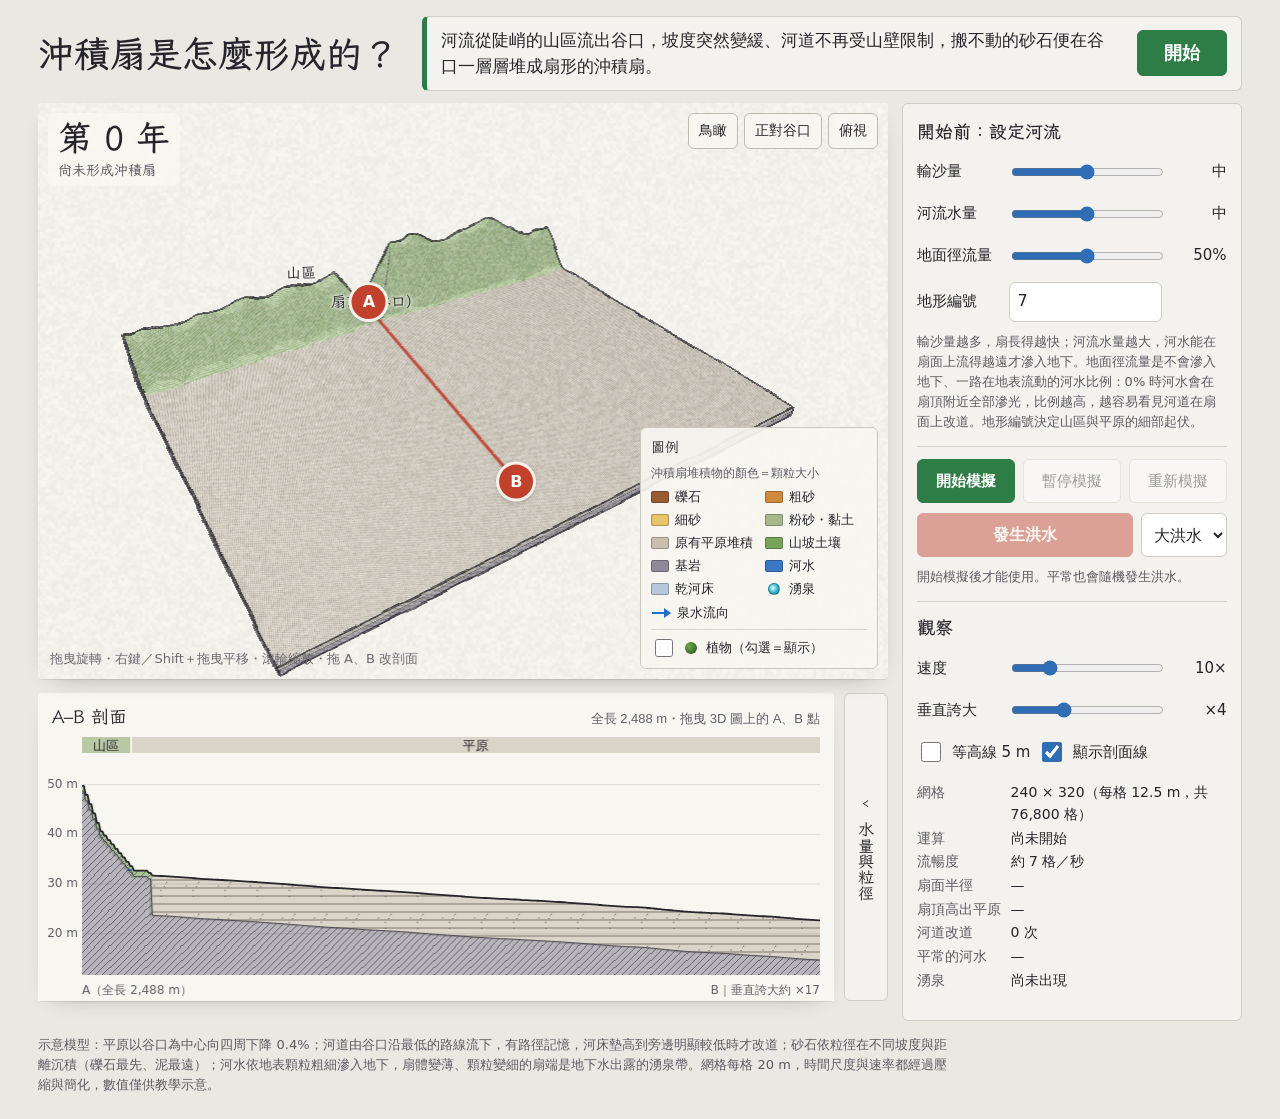
<file: alluvialfan.html>
<!DOCTYPE html>
<html lang="zh-Hant">
<head>
<meta charset="utf-8">
<meta name="viewport" content="width=device-width, initial-scale=1">
<title>沖積扇形成沙盒（320×240）</title>
<link rel="preconnect" href="https://fonts.googleapis.com">
<link rel="preconnect" href="https://fonts.gstatic.com" crossorigin>
<link href="https://fonts.googleapis.com/css2?family=LXGW+WenKai+TC:wght@400;700&display=swap" rel="stylesheet">
<style>
/* VOICE: 地理課本旁的野外筆記本——安靜、清楚、讓老師一按就能講。
   IDEA: 課本的「沖積扇塊體圖」被畫在色鉛筆素描紙上，而且會長大。
   PICTURE: 可旋轉的 3D 山麓與沖積扇＋可自由拉的 A–B 剖面＋沿河道的水量與粒徑圖。
   COLOUR and TYPE: 素描紙白、石墨灰、河水藍；礫石到泥由深褐漸變到淡綠灰。標題與圖上標註用霞鶩文楷，介面用系統黑體。
   LAYOUT: 與河階沙盒相同：上方大塊體圖＋右側控制欄；下方 A–B 剖面，水量圖收在側邊抽屜。 */
:root{color-scheme:light dark;
  --bg:light-dark(#e9e8e3,#17181c);--ink:light-dark(#26252b,#ecebe6);--muted:light-dark(#5c5b63,#a9a8b0);
  --paper:#f8f6f0;--paper-ink:#26252b;--line:light-dark(#cfcdc5,#33343b);--panel:light-dark(#f3f2ee,#202127);
  --river:#2f6db5;--accent:#c2412d;--go:#2f7d46}
:root[data-theme=light]{color-scheme:light}:root[data-theme=dark]{color-scheme:dark}
*{box-sizing:border-box;min-width:0}
body{margin:0;background:var(--bg);color:var(--ink);font:16px/1.55 "PingFang TC","Microsoft JhengHei","Noto Sans TC",system-ui,sans-serif;overflow-x:clip}
.hand{font-family:"LXGW WenKai TC","Kaiti TC","BiauKai","DFKai-SB",serif}
header{padding:16px max(3vw,14px) 12px;display:grid;grid-template-columns:auto minmax(0,1fr);align-items:center;gap:10px 24px}
h1{margin:0;font-size:clamp(26px,3.2vw,36px);line-height:1.1;font-weight:700;text-wrap:balance}
.wrap{padding:0 max(3vw,14px) 24px;display:grid;gap:14px}
.top{display:grid;grid-template-columns:minmax(0,1fr) 340px;grid-template-rows:auto 1fr;grid-template-areas:"view side" "secs side";gap:14px;align-items:start}
.left{display:contents}.view{grid-area:view}aside{grid-area:side}.secs{grid-area:secs}
.view{position:relative;height:clamp(380px,64vh,760px);background:var(--paper);border-radius:4px;box-shadow:0 1px 0 rgba(0,0,0,.08),0 8px 24px -16px rgba(0,0,0,.45);overflow:hidden;touch-action:none}
.view canvas{position:absolute;inset:0;width:100%;height:100%;display:block;cursor:grab}
.view canvas:active{cursor:grabbing}
.tag{position:absolute;left:0;top:0;pointer-events:none;color:var(--paper-ink);font-size:15px;white-space:nowrap;transform:translate(-50%,-120%);text-shadow:0 0 3px var(--paper),0 0 3px var(--paper),0 0 6px var(--paper)}
.hint{position:absolute;left:12px;bottom:10px;font-size:13px;color:#6b6a72;pointer-events:none}
.clock{position:absolute;left:10px;top:10px;color:var(--paper-ink);pointer-events:none;line-height:1.25;background:rgba(248,246,240,.88);border-radius:6px;padding:4px 10px 6px}
.clock b{display:block;font-size:clamp(24px,3vw,34px);font-weight:700}
.clock span{font-size:14px;color:#55545c}
.views{position:absolute;right:10px;top:10px;display:flex;gap:6px;flex-wrap:wrap;justify-content:flex-end}
.views button{min-height:36px;padding:4px 10px;font-size:14px;background:rgba(248,246,240,.92);color:var(--paper-ink);border:1px solid #bdbab0}
.nogl{position:absolute;inset:0;display:none;place-items:center;padding:24px;text-align:center;color:var(--paper-ink)}
aside{background:var(--panel);border:1px solid var(--line);border-radius:6px;padding:14px;display:grid;gap:14px}
.stage{background:var(--panel);border:1px solid var(--line);border-left:5px solid var(--river);border-radius:6px;padding:10px 14px;display:flex;align-items:center;gap:16px;min-height:72px}
.stage .txt{flex:1 1 auto}
.stage.intro{border-left-color:var(--go)}
.stage.intro p{font-size:17px}
button.go{background:var(--go);border-color:var(--go);color:#fff;font-weight:700;font-size:18px;padding:8px 26px;flex:none}
.stage h2{margin:0 0 2px;font-size:21px;line-height:1.2}
.stage p{margin:0;font-size:16px;max-width:80ch}
.stage.incise{border-color:var(--accent)}
.row{display:flex;gap:8px;flex-wrap:wrap;align-items:center}
button{font:inherit;min-height:44px;padding:6px 14px;border-radius:6px;border:1px solid var(--line);background:light-dark(#fff,#2a2b31);color:var(--ink);cursor:pointer}
button:hover{border-color:var(--muted)}
button:focus-visible,input:focus-visible,select:focus-visible{outline:3px solid var(--river);outline-offset:2px}
button.primary{background:var(--accent);border-color:var(--accent);color:#fff;font-weight:700;flex:1 1 auto}
button.primary:disabled{opacity:.45;cursor:not-allowed}
button.start{background:var(--go);border-color:var(--go);color:#fff;font-weight:700}
button.start.cont{background:var(--river);border-color:var(--river)}
@keyframes flash{0%,100%{box-shadow:none}30%{box-shadow:0 0 0 4px color-mix(in srgb,var(--go) 45%,transparent)}}
.grp.flash{animation:flash 1.4s ease-out 1;border-radius:6px}
@media(prefers-reduced-motion:reduce){.grp.flash{animation:none}}
button:disabled{opacity:.42;cursor:not-allowed}
.three{display:grid;grid-template-columns:repeat(3,minmax(0,1fr));gap:8px}
.three button{padding:6px 4px;font-size:15px}
.grp{display:grid;gap:10px}
.grp+.grp{border-top:1px solid var(--line);padding-top:12px}
.grp h3{margin:0;font-size:18px;font-weight:700}
.plan{margin:0;font-size:13px;color:var(--muted)}
.grp:not(.locked) .lockmsg{display:none}
.grp.locked h3{color:var(--muted)}
input:disabled{opacity:.5;cursor:not-allowed}
input[type=number]{font:inherit;font-size:16px;min-height:40px;width:100%;padding:4px 8px;border-radius:6px;border:1px solid var(--line);background:light-dark(#fff,#2a2b31);color:var(--ink)}
label.ctl{display:grid;grid-template-columns:5.6em minmax(0,1fr) 3.8em;align-items:center;gap:8px;font-size:15px}
label.ctl output{text-align:right;font-variant-numeric:tabular-nums;white-space:nowrap}
input[type=range]{width:100%;accent-color:var(--river);height:28px}
label.chk{display:flex;gap:8px;align-items:center;font-size:15px;min-height:32px}
input[type=checkbox]{width:20px;height:20px;accent-color:var(--river)}
select{font:inherit;font-size:16px;min-height:44px;padding:4px 8px;border-radius:6px;border:1px solid var(--line);background:light-dark(#fff,#2a2b31);color:var(--ink)}
.facts{display:grid;grid-template-columns:auto 1fr;gap:2px 10px;font-size:14px;margin:0}
.facts dt{color:var(--muted)}.facts dd{margin:0;font-variant-numeric:tabular-nums}
.lgbox{position:absolute;right:10px;bottom:10px;max-width:min(320px,calc(100% - 20px));background:rgba(248,246,240,.93);border:1px solid #c9c6bc;border-radius:6px;padding:6px 10px 8px;color:var(--paper-ink);font-size:13px}
.lgbox summary{cursor:pointer;font-size:14px;min-height:28px;display:flex;align-items:center;gap:6px}
.lgbox[open] summary{margin-bottom:2px}
.legend{display:grid;grid-template-columns:repeat(2,minmax(0,1fr));gap:3px 12px;font-size:13px;list-style:none;margin:0;padding:0}
.legend li{display:flex;gap:6px;align-items:center}
.legend i{width:18px;height:12px;border-radius:2px;flex:none;border:1px solid rgba(0,0,0,.25)}
.ptog{display:flex;align-items:center;gap:6px;margin-top:6px;padding-top:6px;border-top:1px solid #d6d3ca;font-size:13px;min-height:30px;cursor:pointer}
.ptog input{width:18px;height:18px;accent-color:#2f7d46}
.ptog i.dot,.legend i.dot{width:12px;height:12px;border-radius:50%;background:radial-gradient(circle at 35% 35%,#6fa64a,#24521f);margin:0 3px}
.hdl{position:absolute;left:0;top:0;width:34px;height:34px;margin:-17px 0 0 -17px;border-radius:50%;background:#c2412d;color:#fff;font:700 16px/34px system-ui,sans-serif;text-align:center;box-shadow:0 0 0 3px rgba(248,246,240,.95),0 2px 6px rgba(0,0,0,.35);cursor:grab;touch-action:none;user-select:none;z-index:3}
.hdl:active{cursor:grabbing}
.hdl:focus-visible{outline:3px solid var(--river);outline-offset:3px}
.lgh{margin:0 0 4px;font-size:12px;color:#5c5b63}
.log{font-size:13px;color:var(--muted);margin:0;padding-left:1.1em;max-height:6.6em;overflow:auto}
.secs{display:flex;gap:10px;align-items:stretch}
.secs>figure{flex:1 1 auto}
.drawer{display:flex;gap:10px;flex:none}
.dtab{writing-mode:vertical-rl;min-width:44px;padding:12px 6px;font-size:16px;display:flex;align-items:center;justify-content:center;gap:8px;background:var(--panel);border:1px solid var(--line);border-radius:6px;color:var(--ink)}
.dtab .ar{writing-mode:horizontal-tb;font-size:14px}
.drawer figure{width:min(420px,38vw)}
.drawer figure[hidden]{display:none}
figure{margin:0;background:var(--paper);border-radius:4px;box-shadow:0 1px 0 rgba(0,0,0,.08),0 8px 24px -18px rgba(0,0,0,.45);color:var(--paper-ink)}
figure .fig{position:relative;height:270px}
figure canvas{position:absolute;inset:0;width:100%;height:100%}
figcaption{padding:10px 14px 0;font-size:18px;display:flex;justify-content:space-between;gap:10px;flex-wrap:wrap;align-items:baseline}
figcaption small{font-family:"PingFang TC","Microsoft JhengHei",sans-serif;font-size:13px;color:#615f68}
.note{font-size:13px;color:var(--muted);max-width:110ch;margin:0}
@media(max-width:960px){.top{grid-template-columns:minmax(0,1fr);grid-template-rows:none;grid-template-areas:"view" "side" "secs"}.secs{flex-direction:column}.drawer{flex-direction:column}.dtab{writing-mode:horizontal-tb;min-height:44px;width:100%}.drawer figure{width:100%}}
@media(max-width:760px){header{grid-template-columns:minmax(0,1fr)}.stage{flex-wrap:wrap}}
@media(max-width:600px){.view{height:58vh}.views button{min-height:34px;padding:2px 8px;font-size:13px}}

.hdl{position:absolute;left:0;top:0;width:34px;height:34px;margin:-17px 0 0 -17px;border-radius:50%;background:#c2412d;color:#fff;font:700 16px/34px system-ui,sans-serif;text-align:center;box-shadow:0 0 0 3px rgba(248,246,240,.95),0 2px 6px rgba(0,0,0,.35);cursor:grab;touch-action:none;user-select:none;z-index:3}
.hdl:active{cursor:grabbing}
.hdl:focus-visible{outline:3px solid var(--river);outline-offset:3px}
.legend i.spr{width:12px;height:12px;border-radius:50%;background:radial-gradient(circle at 40% 40%,#e9fbff,#2bb3c9 55%,#1f6f8c);margin:0 3px}
.sarr{position:absolute;left:0;top:0;height:16px;transform-origin:0 50%;pointer-events:none}
.sarr svg{display:block;overflow:visible}
.legend i.arr{width:20px;height:12px;border:0;background:none;position:relative}
.legend i.arr::before{content:'';position:absolute;left:1px;right:6px;top:5px;height:2px;background:#1f6fd0}
.legend i.arr::after{content:'';position:absolute;right:0;top:1px;border-left:7px solid #1f6fd0;border-top:5px solid transparent;border-bottom:5px solid transparent}
.flowkey{display:flex;gap:14px;flex-wrap:wrap;font-size:12px;color:#5c5b63;padding:2px 14px 0}
.flowkey i{display:inline-block;width:14px;height:8px;margin-right:4px;vertical-align:middle;border-radius:2px}
</style>
</head>
<body>
<header>
  <h1 class="hand">沖積扇是怎麼形成的？</h1>
  <div class="stage intro" id="stage" aria-live="polite">
    <div class="txt"><h2 class="hand" id="stageT" hidden></h2><p id="stageP">河流從陡峭的山區流出谷口，坡度突然變緩、河道不再受山壁限制，搬不動的砂石便在谷口一層層堆成扇形的沖積扇。</p></div>
    <button class="go" id="go">開始</button>
  </div>
</header>
<div class="wrap">
  <div class="top">
    <div class="left">
    <div class="view" id="view">
      <canvas id="gl" aria-label="山麓與沖積扇的 3D 塊體圖，可拖曳旋轉、平移"></canvas>
      <div class="clock hand"><b id="clockYear">第 0 年</b><span id="clockSub">扇面半徑 0 m</span></div>
      <div class="views" role="group" aria-label="視角">
        <button data-view="bird">鳥瞰</button><button data-view="face">正對谷口</button><button data-view="top">俯視</button>
      </div>
      <div class="tag hand" id="tagMtn">山區</div>
      <div class="tag hand" id="tagApex">扇頂（谷口）</div>
      <div class="tag hand" id="tagMid">扇央</div>
      <div class="tag hand" id="tagToe">扇端</div>
      <div class="tag hand" id="tagSpr">湧泉帶</div>
      <div id="arrows" aria-hidden="true"></div>
      <div class="hdl" id="hA" tabindex="0" role="slider" aria-label="剖面線端點 A，可拖曳">A</div>
      <div class="hdl" id="hB" tabindex="0" role="slider" aria-label="剖面線端點 B，可拖曳">B</div>
      <div class="hint">拖曳旋轉・右鍵／Shift＋拖曳平移・滾輪縮放・拖 A、B 改剖面</div>
      <details class="lgbox" id="lgbox" open><summary class="hand">圖例</summary><p class="lgh">沖積扇堆積物的顏色＝顆粒大小</p><ul class="legend" id="legend"></ul><label class="ptog"><input type="checkbox" id="plantOn"><i class="dot"></i>植物（勾選＝顯示）</label></details>
      <div class="nogl" id="nogl">這台裝置的瀏覽器不支援 WebGL2，3D 圖無法顯示；下方的剖面圖仍會正常演化。</div>
    </div>
    <div class="secs">
      <figure>
        <figcaption class="hand">A–B 剖面<small id="secInfo">拖曳 3D 圖上的 A、B 點</small></figcaption>
        <div class="fig"><canvas id="sec" aria-label="沿 A–B 線的地形剖面"></canvas></div>
      </figure>
      <div class="drawer">
        <button class="dtab hand" id="dtab" aria-expanded="false" aria-controls="lonFig"><span class="ar" id="dtabAr">‹</span>水量與粒徑</button>
        <figure id="lonFig" hidden>
          <figcaption class="hand">沿主流路：河水量與顆粒大小<small>由扇頂往下游</small></figcaption>
          <div class="flowkey"><span><i style="background:#3a78c6"></i>地表河水量</span><span><i style="background:#9a5b34;height:3px"></i>河床顆粒大小</span></div>
          <div class="fig"><canvas id="lon" aria-label="沿主流路的河水量與顆粒大小"></canvas></div>
        </figure>
      </div>
    </div>
    </div>
    <aside>
      <section class="grp" id="setupBox">
        <h3 class="hand">開始前：設定河流</h3>
        <label class="ctl">輸沙量<input type="range" id="supply" min="1" max="3" step="1" value="2"><output id="supplyO">中</output></label>
        <label class="ctl">河流水量<input type="range" id="flow" min="1" max="3" step="1" value="2"><output id="flowO">中</output></label>
        <label class="ctl">地面徑流量<input type="range" id="runoff" min="0" max="100" step="10" value="50"><output id="runoffO">50%</output></label>
        <label class="ctl">地形編號<input type="number" id="seed" min="1" max="999" value="7" inputmode="numeric"><output></output></label>
        <p class="plan">輸沙量越多，扇長得越快；河流水量越大，河水能在扇面上流得越遠才滲入地下。地面徑流量是不會滲入地下、一路在地表流動的河水比例：0% 時河水會在扇頂附近全部滲光，比例越高，越容易看見河道在扇面上改道。地形編號決定山區與平原的細部起伏。</p>
        <p class="plan lockmsg">模擬中已鎖定。按「重新模擬」可回到這一步重新設定。</p>
      </section>
      <section class="grp">
        <div class="three">
          <button class="start" id="start">開始模擬</button><button id="pause" disabled>暫停模擬</button><button id="restart" disabled>重新模擬</button>
        </div>
        <div class="row">
          <button class="primary" id="flood">發生洪水</button>
          <select id="floodAmt" aria-label="洪水規模"><option value="3.5">中洪水</option><option value="6" selected>大洪水</option></select>
        </div>
        <p class="plan" id="floodNote"></p>
      </section>
      <section class="grp">
        <h3 class="hand">觀察</h3>
        <label class="ctl">速度<input type="range" id="speed" min="1" max="40" value="10"><output id="speedO">10×</output></label>
        <label class="ctl">垂直誇大<input type="range" id="ex" min="1" max="10" value="4"><output id="exO">×4</output></label>
        <div class="row">
          <label class="chk"><input type="checkbox" id="contour">等高線 5 m</label>
          <label class="chk"><input type="checkbox" id="lineOn" checked>顯示剖面線</label>
        </div>
      </section>
      <dl class="facts">
        <dt>網格</dt><dd id="fGrid"></dd>
        <dt>運算</dt><dd id="fCpu"></dd>
        <dt>流暢度</dt><dd id="fFps">—</dd>
        <dt>扇面半徑</dt><dd id="fR">—</dd>
        <dt>扇頂高出平原</dt><dd id="fH">—</dd>
        <dt>河道改道</dt><dd id="fAv">0 次</dd>
        <dt>平常的河水</dt><dd id="fWet">—</dd>
        <dt>湧泉</dt><dd id="fSpr">—</dd>
      </dl>
      <ol class="log" id="log" aria-label="事件紀錄"></ol>
    </aside>
  </div>
  <p class="note">示意模型：平原以谷口為中心向四周下降 0.4%；河道由谷口沿最低的路線流下，有路徑記憶，河床墊高到旁邊明顯較低時才改道；砂石依粒徑在不同坡度與距離沉積（礫石最先、泥最遠）；河水依地表顆粒粗細滲入地下，扇體變薄、顆粒變細的扇端是地下水出露的湧泉帶。網格每格 20 m，時間尺度與速率都經過壓縮與簡化，數值僅供教學示意。</p>
</div>
<script>
{
// 沖積扇模擬核心：山區峽谷 → 谷口 → 平原。
// 每一步：河道由峽谷沿最低路徑流出谷口（有路徑記憶，墊高到旁邊明顯較低時才改道）；
// 砂石沿河道依粒徑分選堆積（礫石最先沉、泥最遠）；河水依地表粒徑滲入地下；
// 扇端扇體變薄、顆粒變細處，地下水出露成湧泉。
// 單位：水平以格為單位（1 格 = DX 公尺，預設 20 m；與尺度有關的參數都以公尺換算），高程公尺，時間年。
function createFanSim(seed, opt) {
  opt = opt || {};
  const NX = opt.NX || 200, NY = opt.NY || 176, N = NX * NY;
  const DX = opt.DX || 20, F = 20 / DX, SC = DX / 20, K = 12, DT = 5; // F：每 20 m 有幾格
  const SUPPLY = opt.supply || 1, FLOW = opt.flow || 1;
  const ROFF = opt.runoff == null ? 0.5 : opt.runoff; // 地面徑流量：不會滲入地下的河水比例
  const XM = opt.XM || Math.round(46 * F); // 山麓線（谷口）位置
  const SP = 0.004, ZM0 = 32;          // 平原以谷口為中心向四周的坡度、谷口處平原高程
  const SM = 0.07;                     // 峽谷河床坡度
  const MAT_PLAIN = 6, MAT_SOIL = 8, MAT_ROCK = 15;
  const SK = [0.045, 0.026, 0.011, 0.0032];    // 各粒徑可堆積的臨界坡度：礫石、粗砂、細砂、粉砂黏土
  const LK = [200, 450, 750, 1800];           // 各粒徑沉降距離 (m)
  const RK = [1.6, 2.0, 2.6, 3.2].map(r => r * F); // 側向散布半徑 (cell)
  const FK = [0.35, 0.30, 0.20, 0.15];        // 輸沙組成
  const KINF = [0.05, 0.03, 0.012, 0.004, 0.005, 0, 0.005, 0, 0.005].map(v => v / F); // 每格滲漏量（佔平常流量的比例，原以 20 m 一格訂定）
  const STEP_VOL = 45 * F * F;         // 每步輸沙量（格·公尺）：約 18,000 m³
  const CH = 0.5;                      // 河槽深 (m)

  // ---------- 亂數 ----------
  let s0 = seed >>> 0;
  function rnd() { s0 = (s0 + 0x6D2B79F5) >>> 0; let t = s0; t = Math.imul(t ^ (t >>> 15), t | 1); t ^= t + Math.imul(t ^ (t >>> 7), t | 61); return ((t ^ (t >>> 14)) >>> 0) / 4294967296; }
  const PERM = new Float32Array(4096); for (let i = 0; i < 4096; i++) PERM[i] = rnd() * 2 - 1;
  function lat(i, j) { return PERM[(((i * 73856093) ^ (j * 19349663)) >>> 0) & 4095]; }
  function vnoise(x, y) {
    const i = Math.floor(x), j = Math.floor(y), fx = x - i, fy = y - j;
    const u = fx * fx * (3 - 2 * fx), v = fy * fy * (3 - 2 * fy);
    const a = lat(i, j), b = lat(i + 1, j), c = lat(i, j + 1), d = lat(i + 1, j + 1);
    return a + (b - a) * u + (c - a) * v + (a - b - c + d) * u * v;
  }
  function fbm(x, y, o) { let s = 0, a = 0.5, f = 1; for (let k = 0; k < (o || 4); k++) { s += a * vnoise(x * f + 17.3 * k, y * f - 9.1 * k); a *= 0.5; f *= 2; } return s; }
  const hash = c => { let h = (c * 2654435761) ^ (seed * 97); h = Math.imul(h ^ (h >>> 13), 1274126177); return ((h ^ (h >>> 16)) >>> 0) / 4294967296; };

  // ---------- 網格 ----------
  const rock = new Float32Array(N), surf = new Float32Array(N), base0 = new Float32Array(N);
  const lt = new Float32Array(N * K), lm = new Uint8Array(N * K), ln = new Uint8Array(N);
  const water = new Float32Array(N), flag = new Uint8Array(N); // flag: 1 有水河道 2 乾河床 3 湧泉 4 泉水小溪
  const depA = new Float32Array(N), depG = new Float32Array(N), stamp = new Int32Array(N), prevMark = new Int32Array(N), wetMark = new Int32Array(N);
  const rn = new Float32Array(N);
  for (let c = 0; c < N; c++) rn[c] = rnd();
  let stampId = 1, prevId = 0;

  function deposit(c, a, m, absorb) { // absorb：薄於此厚度就併入最上層，不另開新層
    if (!(a > 0)) return;
    const b = c * K, n = ln[c];
    if (n > 0 && (lm[b + n - 1] === m || (absorb && a < absorb && lm[b + n - 1] <= 3))) lt[b + n - 1] += a;
    else if (n < K) { lm[b + n] = m; lt[b + n] = a; ln[c] = n + 1; }
    else { // 堆疊已滿：保留最底的原有地層，把最薄的一對相鄰層合併
      let j = 1, best = 1e9; for (let q = 1; q < K - 1; q++) { const t = lt[b + q] + lt[b + q + 1] + (lm[b + q] === lm[b + q + 1] ? -1e3 : 0); if (t < best) { best = t; j = q; } }
      if (lt[b + j + 1] > lt[b + j]) lm[b + j] = lm[b + j + 1]; lt[b + j] += lt[b + j + 1];
      for (let k = j + 1; k < K - 1; k++) { lt[b + k] = lt[b + k + 1]; lm[b + k] = lm[b + k + 1]; }
      lm[b + K - 1] = m; lt[b + K - 1] = a;
    }
    surf[c] += a;
  }
  function erode(c, a) {
    if (!(a > 0)) return;
    const b = c * K; let r = a;
    while (r > 0 && ln[c] > 0) { const t = b + ln[c] - 1; if (lt[t] > r + 1e-4) { lt[t] -= r; r = 0; } else { r -= lt[t]; lt[t] = 0; ln[c]--; } }
    if (r > 0) rock[c] -= r;
    surf[c] -= a; if (ln[c] === 0) surf[c] = rock[c];
  }
  function topMat(c) { const b = c * K; for (let k = ln[c] - 1; k >= 0; k--) if (lt[b + k] >= 0.1) return lm[b + k]; return MAT_ROCK; }
  function topRaw(c) { return ln[c] ? lm[c * K + ln[c] - 1] : MAT_ROCK; }

  // ---------- 初始地形 ----------
  const ycan = x => NY / 2 + 5 * F * fbm(x * 0.04 / F, 2.3, 2);
  const xfront = y => XM + 2.5 * F * fbm(y * 0.05 / F, 7.7, 3);
  const APX = XM, APY = Math.round(ycan(XM));
  // 平原：以谷口為中心，向四周均勻下降 0.4%
  const zpl = (x, y) => ZM0 - SP * Math.hypot(x - APX, y - APY) * DX + 0.35 * fbm(x * 0.07 / F, y * 0.07 / F, 3);
  const zMouth = zpl(XM, APY) + 0.8;
  for (let y = 0; y < NY; y++) for (let x = 0; x < NX; x++) {
    const c = y * NX + x, zp = zpl(x, y);
    rock[c] = zp - 8; surf[c] = rock[c]; ln[c] = 0; deposit(c, 8, MAT_PLAIN);
    const xf = xfront(y);
    if (x < xf + 4 * F) {
      const u = Math.min(1, (xf + 4 * F - x) / (16 * F)), sm = u * u * (3 - 2 * u);
      const zm = zp + sm * (95 + 70 * fbm(x * 0.025 / F, y * 0.025 / F, 4)) + Math.max(0, xf - x) * DX * 0.05 * sm;
      const xc = Math.min(x, XM), dy = Math.abs(y - ycan(xc));
      const zc = zMouth + SM * Math.max(0, XM - x) * DX + (dy <= 1.2 * F ? 0 : (dy - 1.2 * F) * DX * 0.42);
      const top = Math.min(zm, x <= XM + 4 * F ? zc : 1e9);
      if (top > zp + 0.3) { rock[c] = top - 1.2; ln[c] = 0; surf[c] = rock[c]; deposit(c, 1.2, MAT_SOIL); }
    }
    base0[c] = surf[c];
  }
  const START = (() => { const x = Math.max(1, XM - Math.round(14 * F)); return Math.round(ycan(x)) * NX + x; })();

  // ---------- 植物 ----------
  const PS = Math.max(2, Math.round(2 * F)), pNX = Math.floor(NX / PS), pNY = Math.floor(NY / PS), PN = pNX * pNY;
  const plantX = new Float32Array(PN), plantY = new Float32Array(PN), plantCell = new Int32Array(PN);
  const plantWet = new Float32Array(PN), plantDelay = new Float32Array(PN), plantSize = new Float32Array(PN);
  const cellPlant = new Int32Array(N).fill(-1);
  for (let j = 0; j < pNY; j++) for (let i = 0; i < pNX; i++) {
    const k = j * pNX + i;
    plantX[k] = Math.min(NX - 1.01, i * PS + 0.5 + rnd() * (PS - 1)); plantY[k] = Math.min(NY - 1.01, j * PS + 0.5 + rnd() * (PS - 1));
    plantCell[k] = Math.round(plantY[k]) * NX + Math.round(plantX[k]); cellPlant[plantCell[k]] = k;
    plantSize[k] = rnd() < 0.35 ? (0.9 + rnd() * 0.6) * F : 0; // 密度較低，讓顆粒顏色看得見
    plantWet[k] = -5; plantDelay[k] = 30 + 70 * rnd();
  }
  const PLANT_QUIET = 5;
  const KR = Math.max(1, Math.round(F));
  function killPlant(c) { // 河水沖過或被砂石掩埋
    for (let dy = -KR; dy <= KR; dy++) for (let dx = -KR; dx <= KR; dx++) {
      const x = (c % NX) + dx, y = ((c / NX) | 0) + dy; if (x < 0 || y < 0 || x >= NX || y >= NY) continue;
      const k = cellPlant[y * NX + x]; if (k < 0) continue;
      if (plantWet[k] < year - DT - 0.1) plantDelay[k] = 30 + 70 * rnd();
      plantWet[k] = year;
    }
  }

  // ---------- 狀態 ----------
  let year = 0, step = 0, avulsions = 0, floods = 0, floodNext = 0, lastFlood = -1e9, lastQ = 1;
  let path = [], pathQ = [], pathS = [], wetEnd = 0, exitOut = false, rechargeAvg = 0, infFrac = 0;
  let fanR = 0, apexH = 0, springs = [], springArrows = [], springQ = 0, infEnd = 0;
  const events = [];
  const W8 = [[1, 0], [1, 1], [0, 1], [-1, 1], [-1, 0], [-1, -1], [0, -1], [1, -1]];
  const kern = RK.map(r => { const R = Math.ceil(r * 1.5), a = []; let s = 0; for (let dy = -R; dy <= R; dy++) for (let dx = -R; dx <= R; dx++) { const w = Math.exp(-(dx * dx + dy * dy) / (2 * r * r)); if (w > 0.05) { a.push([dx, dy, w]); s += w; } } a.forEach(e => e[2] /= s); return a; });
  const lobeK = (() => { const r = 3.5 * F, R = Math.ceil(6 * F), a = []; let s = 0; for (let dy = -R; dy <= R; dy++) for (let dx = -R; dx <= R; dx++) { const w = Math.exp(-(dx * dx + dy * dy) / (2 * r * r)); if (w > 0.05) { a.push([dx, dy, w]); s += w; } } a.forEach(e => e[2] /= s); return a; })();
  const touched = [];
  function addDep(o, a, k) { if (stamp[o] !== stampId) { stamp[o] = stampId; depA[o] = 0; depG[o] = 0; touched.push(o); } depA[o] += a; depG[o] += a * k; }
  function spread(c, amt, k, K2) {
    const x = c % NX, y = (c / NX) | 0;
    for (const [dx, dy, w] of (K2 || kern[k])) {
      const xx = x + dx, yy = y + dy; if (xx < 0 || yy < 0 || xx >= NX || yy >= NY) continue;
      const o = yy * NX + xx;
      if (surf[o] > surf[c] + 3) continue; // 不往山坡上堆
      addDep(o, amt * w, k);
    }
  }
  const wtmp = new Float32Array(256), otmp = new Int32Array(256);
  function spreadAt(px, py, zc, amt, k, r) { // 以平滑後的流路位置為中心，高斯散布
    const R = Math.ceil(r * 1.8), x0 = Math.round(px), y0 = Math.round(py); let n = 0, tot = 0;
    for (let dy = -R; dy <= R; dy++) for (let dx = -R; dx <= R; dx++) {
      const xx = x0 + dx, yy = y0 + dy; if (xx < 0 || yy < 0 || xx >= NX || yy >= NY) continue;
      const o = yy * NX + xx; if (surf[o] > zc + 3) continue;
      const d2 = (xx - px) * (xx - px) + (yy - py) * (yy - py), w = Math.exp(-d2 / (2 * r * r)); if (w < 0.03) continue;
      wtmp[n] = w; otmp[n] = o; tot += w; n++;
    }
    for (let q = 0; q < n; q++) addDep(otmp[q], amt * wtmp[q] / tot, k);
  }

  const candA = new Int32Array(8), scoA = new Float64Array(8), wA = new Float64Array(8);
  function trace(B) {
    const p = []; const vis = ++stampId; // 用 stamp 當作走訪記號（之後 spread 會換新 stampId）
    let c = START, dx0 = 1, dy0 = 0; exitOut = false;
    for (let it = 0; it < 900 * F; it++) {
      p.push(c); stamp[c] = vis;
      const x = c % NX, y = (c / NX) | 0;
      if (x === NX - 1 || y === 0 || y === NY - 1) { exitOut = true; break; }
      let best = -1, bs = 1e9, nc = 0;
      for (const [dx, dy] of W8) {
        const xx = x + dx, yy = y + dy; if (xx < 0 || yy < 0 || xx >= NX || yy >= NY) continue;
        const o = yy * NX + xx; if (stamp[o] === vis) continue;
        const len = dx && dy ? 1.4142 : 1, dot = (dx * dx0 + dy * dy0) / len;
        if (dot < -0.1) continue;
        const sc = (surf[o] - surf[c]) / len - (prevMark[o] === prevId ? B * SC : 0) + 0.04 * SC * (1 - dot);
        candA[nc] = o; scoA[nc] = sc; nc++; if (sc < bs) { bs = sc; best = o; }
      }
      if (best < 0) break;
      { // 依分數做機率選擇，讓流路自然蜿蜒、不沿網格直線
        let tot = 0; const T = 0.035 * SC; for (let q = 0; q < nc; q++) { wA[q] = Math.exp(-(scoA[q] - bs) / T); tot += wA[q]; }
        let r = rnd() * tot; for (let q = 0; q < nc; q++) { r -= wA[q]; if (r <= 0) { best = candA[q]; break; } }
      }
      if (surf[best] > surf[c] + 1.2) break; // 前方是高地：在此漫流堆積成朵狀堆積
      const bx = best % NX - x, by = ((best / NX) | 0) - y, bl = Math.hypot(bx, by);
      dx0 = 0.6 * dx0 + 0.4 * bx / bl; dy0 = 0.6 * dy0 + 0.4 * by / bl; const l2 = Math.hypot(dx0, dy0); dx0 /= l2; dy0 /= l2;
      c = best;
    }
    return p;
  }

  function stepOnce() {
    // 洪水：隨機發生，或由使用者觸發
    let Qm = 1, flood = false;
    if (floodNext > 0) { Qm = floodNext; floodNext = 0; flood = true; }
    else if (rnd() < 0.1) { Qm = 2.5 + 2.5 * rnd(); flood = true; }
    if (flood) { floods++; lastFlood = year; }
    lastQ = Qm;
    const B = flood ? 0.07 : 0.22;
    const old = path;
    path = trace(B);
    // 改道判斷：新路徑在谷口下游與舊路徑分岔，且分岔後大部分不再重疊
    if (old.length > 20 * F) {
      let i = 0; while (i < path.length && i < old.length && path[i] === old[i]) i++;
      const oldSet = prevId; let shared = 0;
      for (let j = i; j < path.length; j++) if (prevMark[path[j]] === oldSet) shared++;
      const rest = path.length - i;
      const xi = path[Math.min(i, path.length - 1)] % NX;
      const dAv = Math.hypot(xi - APX, ((path[Math.min(i, path.length - 1)] / NX) | 0) - APY) * DX;
      if (rest > 15 * F && shared / rest < 0.35 && xi > XM && dAv <= Math.max(300, fanR * 1.05)) { avulsions++; events.push({ year, type: 'avulsion', d: dAv, flood }); } // 只計扇面上的改道
    }
    prevId++; for (const c of path) prevMark[c] = prevId;

    // 砂石沿河道依粒徑分選堆積
    stampId++; touched.length = 0;
    const M = FK.map(f => f * STEP_VOL * SUPPLY * (flood ? 2 : 1));
    const n = path.length;
    pathQ = new Array(n); pathS = new Array(n);
    const spx = new Float32Array(n), spy = new Float32Array(n), SW = Math.round(3 * F), SW2 = Math.max(1, Math.round(2 * F));
    for (let i = 0; i < n; i++) { let sx = 0, sy = 0, w = 0; for (let j = Math.max(0, i - SW); j <= Math.min(n - 1, i + SW); j++) { sx += path[j] % NX; sy += (path[j] / NX) | 0; w++; } spx[i] = sx / w; spy[i] = sy / w; }
    const Q0 = FLOW * Qm; let Qs = ROFF * Q0, Qi = (1 - ROFF) * Q0, inf = 0; wetEnd = n; infEnd = n;
    let iApex = 0; for (let i = 0; i < n; i++) if (path[i] % NX >= APX) { iApex = i; break; }
    for (let i = 0; i < n; i++) {
      const c = path[i], nx = path[Math.min(n - 1, i + 1)];
      const ds = Math.hypot((nx % NX) - (c % NX), ((nx / NX) | 0) - ((c / NX) | 0)) || 1, dsm = ds * DX;
      const a = path[Math.max(0, i - SW2)], b = path[Math.min(n - 1, i + SW2)];
      const span = Math.max(1, Math.hypot((b % NX) - (a % NX), ((b / NX) | 0) - ((a / NX) | 0))) * DX;
      const S = Math.max(0, (surf[a] - surf[b]) / span);
      for (let k = 0; k < 4; k++) {
        if (M[k] <= 1e-6) continue;
        const f = Math.max(0, Math.min(1, 1 - S / SK[k]));
        const d = M[k] * (1 - Math.exp(-f * dsm / LK[k]));
        if (d > 1e-5) { M[k] -= d; spread(Math.round(spy[i]) * NX + Math.round(spx[i]), d, k); }
      }
      if (Qi > 0) { const l = Math.min(Qi, (c % NX < APX ? 0.002 / F : KINF[topRaw(c)]) * FLOW * ds); Qi -= l; if (i >= iApex) inf += l; if (Qi <= 1e-6 && infEnd === n) infEnd = i; }
      const Q = Qs + Math.max(0, Qi); if (Q <= 1e-6 && wetEnd === n) wetEnd = i;
      pathQ[i] = Q / Q0;
    }
    { let acc = 0; for (let i = 0; i < n; i++) { pathS[i] = acc; const c = path[i], nx = path[Math.min(n - 1, i + 1)]; acc += Math.hypot((nx % NX) - (c % NX), ((nx / NX) | 0) - ((c / NX) | 0)) * DX; } const s0a = pathS[iApex]; for (let i = 0; i < n; i++) pathS[i] -= s0a; }
    if (!exitOut) { const k0 = M.reduce((a, b) => a + b, 0); if (k0 > 0) { const g = M.reduce((a, b, k) => a + b * k, 0) / k0; spread(path[n - 1], k0, Math.round(g), lobeK); } }
    for (const o of touched) {
      const a = depA[o]; if (a <= 0) continue;
      const ox = o % NX, oy = (o / NX) | 0; if (ox < bx0) bx0 = ox; if (ox > bx1) bx1 = ox; if (oy < by0) by0 = oy; if (oy > by1) by1 = oy;
      deposit(o, a, Math.max(0, Math.min(3, Math.round(depG[o] / a))), 0.03);
      if (a > 0.05) killPlant(o);
    }
    // 河槽：讓主流路略低於兩側
    for (let i = 0; i < n; i++) {
      const c = path[i], x = c % NX, y = (c / NX) | 0; if (x < APX - 2) continue;
      let sum = 0, cnt = 0;
      for (const [dx, dy] of W8) { const xx = x + dx, yy = y + dy; if (xx < 0 || yy < 0 || xx >= NX || yy >= NY) continue; const o = yy * NX + xx; if (prevMark[o] === prevId) continue; sum += surf[o]; cnt++; }
      if (cnt) { const t = sum / cnt - CH; if (surf[c] > t) erode(c, Math.min(surf[c] - t, Math.max(0, surf[c] - base0[c]))); }
    }
    // 河水沖過的地方植物死亡；洪水時兩側也淹
    const wetR = flood ? Math.round(3 * F) : 0;
    for (let i = 0; i < Math.min(n, flood ? n : wetEnd + 1); i++) {
      const c = path[i]; killPlant(c);
      if (wetR) { const x = c % NX, y = (c / NX) | 0; for (let dy = -wetR; dy <= wetR; dy += Math.max(1, Math.round(2 * F))) for (let dx = -wetR; dx <= wetR; dx += Math.max(1, Math.round(2 * F))) { const xx = x + dx, yy = y + dy; if (xx >= 0 && yy >= 0 && xx < NX && yy < NY) killPlant(yy * NX + xx); } }
    }
    if (!flood) { infFrac = inf / Q0; rechargeAvg = rechargeAvg * 0.9 + 0.1 * inf; }
    else rechargeAvg = rechargeAvg * 0.9 + 0.1 * inf * 0.6;
    diffuse();
    if (step % 4 === 0) { if (step % 8 === 0) measure(); findSprings(); }
    step++; year += DT;
  }

  // 扇面緩慢擴散：讓朵狀堆積連成平滑扇面（只移動沖積扇的砂石）
  const remv = new Float32Array(N), addv = new Float32Array(N * 4);
  const KDT = 0.12 * F, NSUB = Math.ceil(KDT / 0.24); // 細網格時擴散長度略短，換取速度
  let bx0 = NX, bx1 = -1, by0 = NY, by1 = -1; // 沖積扇堆積物的範圍，擴散只在此範圍內計算
  function diffuse() { if (bx1 < 0) return; for (let q = 0; q < NSUB; q++) { bx0 = Math.max(0, bx0 - 1); bx1 = Math.min(NX - 1, bx1 + 1); by0 = Math.max(0, by0 - 1); by1 = Math.min(NY - 1, by1 + 1); diffuse1(KDT / NSUB); } }
  function diffuse1(KD) {
    for (let y = by0; y <= by1; y++) for (let x = bx0; x <= bx1; x++) { const c = y * NX + x; remv[c] = 0; addv[c * 4] = addv[c * 4 + 1] = addv[c * 4 + 2] = addv[c * 4 + 3] = 0; }
    for (let y = by0; y <= by1; y++) for (let x = bx0; x <= bx1; x++) {
      const c = y * NX + x, m = topRaw(c); if (m > 3) continue;
      const avail = surf[c] - base0[c]; if (avail <= 0.01) continue;
      let out = 0;
      for (let k = 0; k < 4; k++) {
        const xx = x + (k === 0 ? 1 : k === 1 ? -1 : 0), yy = y + (k === 2 ? 1 : k === 3 ? -1 : 0);
        if (xx < 0 || yy < 0 || xx >= NX || yy >= NY) continue;
        const o = yy * NX + xx, d = surf[c] - surf[o];
        if (d > 0.02 && surf[o] < surf[c]) { let a = KD * d; if (out + a > avail * 0.5) a = Math.max(0, avail * 0.5 - out); out += a; addv[o * 4 + m] += a; }
      }
      remv[c] = out;
    }
    for (let y = by0; y <= by1; y++) for (let x = bx0; x <= bx1; x++) { const c = y * NX + x; if (remv[c] > 0) erode(c, remv[c]); }
    for (let y = by0; y <= by1; y++) for (let x = bx0; x <= bx1; x++) { const c = y * NX + x; for (let m = 0; m < 4; m++) { const a = addv[c * 4 + m]; if (a > 0) deposit(c, a, m, 0.06); } }
  }

  function measure() {
    const ds = [];
    let h = 0;
    for (let c = 0; c < N; c++) {
      const t = surf[c] - base0[c]; if (t < 1.5) continue;
      const x = c % NX, y = (c / NX) | 0; if (x < APX) continue;
      ds.push(Math.hypot(x - APX, y - APY));
      if (Math.hypot(x - APX, y - APY) < 4 * F) h = Math.max(h, t);
    }
    ds.sort((a, b) => a - b);
    fanR = ds.length ? ds[Math.floor(ds.length * 0.95)] * DX : 0;
    apexH = h;
  }
  // 湧泉：扇端扇體變薄（地下水面約在原平原面上 1 m）且地表顆粒細的地方
  function findSprings() {
    springs = []; springArrows = [];
    const Rc = fanR / DX;
    if (Rc < 12 * F) return;
    const cand = [];
    for (let y = 2; y < NY - 2; y++) for (let x = APX + 2; x < NX - 2; x++) {
      const c = y * NX + x, t = surf[c] - base0[c];
      if (t < 0.35 || t > 1.3) continue;
      const m = topRaw(c); if (m < 1 || m > 3) continue;
      const r = Math.hypot(x - APX, y - APY); if (r < 0.5 * Rc || r > 1.3 * Rc) continue;
      if (flag[c] === 1) continue;
      // 扇緣：往扇外一步，扇體就更薄
      const ux = (x - APX) / r, uy = (y - APY) / r, o = Math.round(y + uy * 2 * F) * NX + Math.round(x + ux * 2 * F);
      if (surf[o] - base0[o] > 0.3) continue;
      cand.push([c, Math.atan2(y - APY, x - APX), hash(c)]);
    }
    cand.sort((a, b) => a[2] - b[2]);
    for (const [c] of cand) {
      if (springs.length >= 14) break;
      const x = c % NX, y = (c / NX) | 0;
      if (springs.some(s => Math.hypot((s % NX) - x, ((s / NX) | 0) - y) < 11 * F)) continue;
      springs.push(c);
    }
    springQ = springs.length ? rechargeAvg * 0.85 / springs.length : 0;
    // 泉水流向：由每個湧泉沿最陡坡往下走一小段（只畫箭頭，不畫小溪）
    for (const s of springs) {
      let c = s;
      for (let it = 0; it < Math.round(8 * F); it++) {
        const x = c % NX, y = (c / NX) | 0; if (x === NX - 1 || y === 0 || y === NY - 1) break;
        let best = -1, bz = surf[c];
        for (const [dx, dy] of W8) { const xx = x + dx, yy = y + dy; if (xx < 0 || yy < 0 || xx >= NX || yy >= NY) continue; const o = yy * NX + xx; if (surf[o] < bz) { bz = surf[o]; best = o; } }
        if (best < 0) break; c = best;
      }
      springArrows.push([s % NX, (s / NX) | 0, c % NX, (c / NX) | 0]);
    }
  }
  function computeWater() {
    water.fill(0); flag.fill(0);
    for (const c of springs) { water[c] = Math.max(water[c], 0.35); flag[c] = 3; }
    for (let i = 0; i < path.length; i++) {
      const c = path[i];
      if (i < wetEnd) { water[c] = 0.25 + 0.65 * Math.sqrt(pathQ[i] || 0) * Math.min(2, Math.sqrt(lastQ)); flag[c] = 1; }
      else if ((c % NX) >= APX - 2) flag[c] = 2;
    }
  }
  function run(n) { for (let i = 0; i < n; i++) stepOnce(); computeWater(); }
  function triggerFlood(mult) { floodNext = mult; }

  function plants(out) {
    let n = 0;
    for (let k = 0; k < PN; k++) {
      if (plantSize[k] === 0) continue;
      const a = year - plantWet[k] - PLANT_QUIET - plantDelay[k]; if (a < 0) continue;
      const c = plantCell[k], x = c % NX, y = (c / NX) | 0;
      if (water[c] > 0.05 || flag[c] === 2) continue;
      const h = surf[c];
      const g = Math.max(Math.abs(h - surf[c - (x > 0 ? 1 : 0)]), Math.abs(h - surf[c + (x < NX - 1 ? 1 : 0)]), Math.abs(h - surf[c - (y > 0 ? NX : 0)]), Math.abs(h - surf[c + (y < NY - 1 ? NX : 0)]));
      if (g > 12) continue;
      out[n * 4] = plantX[k]; out[n * 4 + 1] = plantY[k]; out[n * 4 + 2] = plantSize[k]; out[n * 4 + 3] = a; n++;
    }
    return n;
  }
  function springPts(out) { let n = 0; for (const c of springs) { out[n * 4] = c % NX; out[n * 4 + 1] = (c / NX) | 0; out[n * 4 + 2] = 2.2 * F; out[n * 4 + 3] = 999; n++; } return n; }

  computeWater();
  return {
    NX, NY, N, DX, K, DT, APX, APY, XM, MAT_PLAIN, MAT_SOIL, MAT_ROCK, PN,
    rock, surf, lt, lm, ln, base0, water, flag,
    get year() { return year; }, get avulsions() { return avulsions; }, get floods() { return floods; }, get lastFlood() { return lastFlood; },
    get fanR() { return fanR; }, get apexH() { return apexH; }, get springs() { return springs; }, get springArrows() { return springArrows; }, get infEnd() { return infEnd; }, ROFF, get infFrac() { return infFrac; },
    get path() { return path; }, get pathQ() { return pathQ; }, get pathS() { return pathS; }, get wetEnd() { return wetEnd; }, get lastQ() { return lastQ; },
    events, run, triggerFlood, topMat, plants, springPts,
    infDist() { const i = Math.min(infEnd, path.length - 1); return i >= 0 && pathS.length ? Math.max(0, pathS[i]) : 0; },
    wetDist() { const i = Math.min(wetEnd, path.length - 1); return i >= 0 && pathS.length ? Math.max(0, pathS[i]) : 0; },
    zpl
  };
}
if (typeof module !== 'undefined') module.exports = { createFanSim };


// ---------------- 狀態 ----------------
const $ = id => document.getElementById(id);
const PAL = ['#9a5b34', '#d08a3e', '#e7c36a', '#a7b98a', '#c9bfae', '#c9bfae', '#c9bfae', '#b5a796', '#7aa35a'];
const GRAIN = ['礫石', '粗砂', '細砂', '粉砂・黏土'];
const ROCK_C = '#8d8999', WATER_C = '#3a78c6', DRY_C = '#b6c8da', PAPER = [0.973, 0.965, 0.941], INK = [0.15, 0.145, 0.17];
let ZBOT = 0;
let showPlants = false, lineOn = true;
const SED_MAX = 3;
let seed = 7, sim, playing = false, speed = 10, ex = 4, cutX = 0, cutOn = false, contour = false, intro = true, lonOpen = false;
let phase = 'setup', frameNo = 0, dirty = true, faceDirty = true, secDirty = true, msStep = 3, stepsLast = 0;
let A = null, B = null;
const BUDGET = 18;
const GRID = { NX: 240, NY: 320, DX: 12.5, XM: 20 };
let fps = 60, lastT = 0;
const hex = h => [parseInt(h.slice(1, 3), 16) / 255, parseInt(h.slice(3, 5), 16) / 255, parseInt(h.slice(5, 7), 16) / 255];
const palRGB = new Float32Array(16 * 3);
PAL.forEach((h, i) => palRGB.set(hex(h), i * 3)); palRGB.set(hex(ROCK_C), 15 * 3);
for (let i = 9; i < 15; i++) palRGB.set(hex(ROCK_C), i * 3);
const matColor = m => m === 15 ? ROCK_C : PAL[m];
const exU = () => ex * 10 / sim.DX; // 著色器以 10 m 為一格設計，這裡換算成 20 m 格

const LEVEL = ['少', '中', '多'];
function settings() {
  return { supply: [0.6, 1, 1.6][+$('supply').value - 1], flow: [0.7, 1, 1.4][+$('flow').value - 1], runoff: +$('runoff').value / 100,
    seed: Math.max(1, Math.min(999, Math.round(+$('seed').value) || 7)) };
}
function newSim() {
  const st = settings(); seed = st.seed; $('seed').value = seed;
  sim = createFanSim(seed, Object.assign({ supply: st.supply, flow: st.flow, runoff: st.runoff }, GRID || {}));
  logLines.length = 0; seenEvents = 0; msStep = 3; stepsLast = 0; floodShown = -1e9;
  zTop = 0; for (let c = 0; c < sim.N; c++) zTop = Math.max(zTop, sim.surf[c]); zTop += 6;
  plantData = new Float32Array(sim.PN * 4); plantCount = 0; sprData = new Float32Array(64 * 4); sprCount = 0;
  const F = 20 / sim.DX; if (!A) { A = [Math.max(2, sim.APX - 9 * F), sim.APY]; B = [Math.min(sim.NX - 4, sim.APX + 115 * F), sim.APY + 10 * F]; } else clampAB();
  if (glOK) setupGrid();
  dirty = faceDirty = secDirty = true; updateUI(true);
}

// ---------------- WebGL ----------------
const cv = $('gl'), gl = cv.getContext('webgl2', { antialias: false, alpha: false });
let zTop = 110;
const NOISE_GLSL = `
float hash12(vec2 p){vec3 p3=fract(vec3(p.xyx)*.1031);p3+=dot(p3,p3.yzx+33.33);return fract((p3.x+p3.y)*p3.z);}
float vnoise(vec2 p){vec2 i=floor(p),f=fract(p);vec2 u=f*f*(3.-2.*f);
 return mix(mix(hash12(i),hash12(i+vec2(1,0)),u.x),mix(hash12(i+vec2(0,1)),hash12(i+vec2(1,1)),u.x),u.y);}`;
const PENCIL_GLSL = NOISE_GLSL + `
uniform vec3 uL; uniform vec3 uPaper; uniform vec3 uInk;
float strokes(vec2 p,float ang,float freq,float w){
 if(w<=0.0) return 0.0;
 vec2 d=vec2(cos(ang),sin(ang));
 float t=dot(p,d)*freq, a=dot(p,vec2(-d.y,d.x))*freq;
 t+=(vnoise(vec2(a*0.35,t*0.25))-0.5)*0.5;
 float k=floor(t), r=hash12(vec2(k,ang*13.0));
 float ww=clamp(w*(0.75+0.5*r),0.0,1.0);
 float f=abs(fract(t)-0.5)*2.0;
 float aa=max(fwidth(t)*1.5,0.03);
 float line=1.0-smoothstep(ww-aa,ww+aa,f);
 float lift=smoothstep(0.15,0.38,vnoise(vec2(a*0.12+r*31.0,k*1.7)));
 return line*mix(lift,1.0,clamp(aa*1.5,0.0,1.0));
}
float tri(vec3 P,vec3 w,float ang,float fr,float wd){
 return strokes(P.xz,ang,fr,wd)*w.y+strokes(P.zy*vec2(1.0,1.3),ang+0.4,fr,wd)*w.x+strokes(P.xy*vec2(1.0,1.3),ang+0.4,fr,wd)*w.z;
}
vec3 pencil(vec3 P,vec3 n,vec3 base,float wet){
 float light=clamp(dot(n,uL),0.0,1.0);
 float tone=clamp(1.0-(0.3+0.7*light),0.0,1.0);
 vec3 w=pow(abs(n),vec3(4.0)); w/=(w.x+w.y+w.z);
 float g=0.6+0.4*vnoise(gl_FragCoord.xy*0.55);
 float ang=wet>0.5?0.04:0.62, fr=wet>0.5?1.35:0.95;
 float c=tri(P,w,ang,fr,0.5);
 vec3 col=mix(uPaper,base,(0.36+0.52*c)*g);
 float s1=tri(P,w,ang+1.25,fr*1.2,clamp(tone*1.35-0.1,0.0,0.95));
 col=mix(col,base*0.52,s1*0.62*g);
 float s2=tri(P,w,ang-0.75,fr*1.35,clamp(tone*1.5-0.55,0.0,0.95));
 col=mix(col,uInk,s2*0.38*g);
 return col;
}`;
const TERR_VS = `#version 300 es
precision highp float; precision highp int;
layout(location=0) in vec2 aG;
uniform highp sampler2D uH; uniform mat4 uVP; uniform float uEx; uniform vec2 uN; uniform vec3 uPal[16];
out vec3 vPos; out vec3 vN; out vec3 vCol; out float vW; out float vHm; out float vF;
float hAt(ivec2 p){p=clamp(p,ivec2(0),ivec2(uN)-1);vec4 t=texelFetch(uH,p,0);return t.r+t.g;}
void main(){
 ivec2 p=ivec2(aG); vec4 t=texelFetch(uH,p,0); float h=t.r+t.g, k=uEx/10.0;
 float hl=hAt(p+ivec2(-1,0)),hr=hAt(p+ivec2(1,0)),hd=hAt(p+ivec2(0,-1)),hu=hAt(p+ivec2(0,1));
 vN=normalize(vec3(-(hr-hl)*k*0.5,1.0,-(hu-hd)*k*0.5));
 vPos=vec3(aG.x-uN.x*0.5,(h-30.0)*k,aG.y-uN.y*0.5); vW=t.g; vHm=t.r; vF=t.a; vCol=uPal[int(t.b+0.5)];
 gl_Position=uVP*vec4(vPos,1.0);
}`;
const TERR_FS = `#version 300 es
precision highp float;
in vec3 vPos; in vec3 vN; in vec3 vCol; in float vW; in float vHm; in float vF;
uniform float uCutX,uCutOn,uContour; uniform vec2 uN; uniform vec3 uWater; uniform vec2 uA,uB; uniform float uLine,uCI; uniform vec3 uDry;
layout(location=0) out vec4 oC; layout(location=1) out vec4 oN;
${PENCIL_GLSL}
void main(){
 float gx=vPos.x+uN.x*0.5;
 if(uCutOn>0.5&&gx<uCutX-0.001) discard;
 vec3 n=normalize(vN); float wet=(vW>0.08&&n.y>0.8)?1.0:0.0;
 vec3 col=pencil(vPos,n,wet>0.5?uWater:vCol,wet);
 if(uContour>0.5&&wet<0.5){
  float cf=vHm/uCI, dl=abs(fract(cf+0.5)-0.5)/max(fwidth(cf),1e-4);
  float idx=abs(mod(floor(cf+0.5),5.0))<0.5?1.0:0.0;
  float wl=mix(0.5,1.0,idx), ln=1.0-smoothstep(wl,wl+1.0,dl);
  col=mix(col,vec3(0.45,0.29,0.2),ln*mix(0.28,0.55,idx));
 }
 float gy=vPos.z+uN.y*0.5;
 if(vF>1.5&&vF<2.5&&wet<0.5) col=mix(col,uDry,0.6);
 if(uLine>0.5){ vec2 P=vec2(gx,gy), ab=uB-uA; float t=clamp(dot(P-uA,ab)/max(dot(ab,ab),1e-4),0.0,1.0); float d=length(P-uA-ab*t); float aa=fwidth(d);
  col=mix(col,vec3(0.76,0.25,0.18),0.9*(1.0-smoothstep(0.35,0.35+aa*1.5,d))); }
 oC=vec4(col,1.0); oN=vec4(n*0.5+0.5,1.0);
}`;
const PLANT_VS = `#version 300 es
precision highp float; precision highp int;
layout(location=0) in vec4 aP;
uniform highp sampler2D uH; uniform mat4 uVP; uniform float uEx,uScale,uCutX,uCutOn,uKind; uniform vec2 uN;
out float vS;
float H(ivec2 p){p=clamp(p,ivec2(0),ivec2(uN)-1);vec4 t=texelFetch(uH,p,0);return t.r+t.g;}
void main(){
 vec2 g=aP.xy; ivec2 i=ivec2(floor(g)); vec2 f=fract(g);
 float h=mix(mix(H(i),H(i+ivec2(1,0)),f.x),mix(H(i+ivec2(0,1)),H(i+ivec2(1,1)),f.x),f.y);
 float k=uEx/10.0, s=aP.z*clamp(0.35+aP.w/25.0,0.35,1.0);
 vS=fract(sin(dot(g,vec2(12.9898,78.233)))*43758.5453);
 if(uCutOn>0.5&&g.x<uCutX+0.3){gl_Position=vec4(2.0,2.0,2.0,1.0);gl_PointSize=0.0;return;}
 gl_Position=uVP*vec4(g.x-uN.x*0.5,(h-30.0)*k+0.45*s,g.y-uN.y*0.5,1.0);
 gl_PointSize=max(1.5,uScale*s/gl_Position.w);
}`;
const PLANT_FS = `#version 300 es
precision highp float;
in float vS; uniform vec3 uInk; uniform float uKind;
layout(location=0) out vec4 oC; layout(location=1) out vec4 oN;
${NOISE_GLSL}
void main(){
 vec2 q=gl_PointCoord*2.0-1.0; float r=length(q); if(r>1.0) discard;
 vec3 lit=mix(vec3(0.45,0.68,0.30),vec3(0.33,0.60,0.33),vS), dark=mix(vec3(0.17,0.38,0.15),vec3(0.12,0.31,0.19),vS);
 float l=clamp(0.55+0.6*dot(q,vec2(-0.6,-0.6)),0.0,1.0);
 if(uKind>0.5){ lit=vec3(0.88,0.98,1.0); dark=vec3(0.10,0.55,0.70); }
 vec3 col=mix(dark,lit,l)*(0.9+0.1*hash12(gl_FragCoord.xy));
 col=mix(col,uInk,smoothstep(0.7,1.0,r)*0.6);
 oC=vec4(col,1.0); oN=vec4(0.5,0.97,0.5,1.0);
}`;
const FACE_VS = `#version 300 es
precision highp float;
layout(location=0) in vec3 aP; layout(location=1) in vec3 aN; layout(location=2) in vec2 aU;
uniform mat4 uVP; out vec3 vPos; out vec3 vN; out vec2 vU;
void main(){vPos=aP;vN=aN;vU=aU;gl_Position=uVP*vec4(aP,1.0);}`;
const FACE_FS = `#version 300 es
precision highp float;
in vec3 vPos; in vec3 vN; in vec2 vU; uniform sampler2D uF; uniform vec2 uFS;
layout(location=0) out vec4 oC; layout(location=1) out vec4 oN;
${PENCIL_GLSL}
void main(){
 vec4 m=texture(uF,vU); vec3 n=normalize(vN);
 vec3 col=pencil(vPos,n,m.rgb,m.a<0.15?1.0:0.0);
 if(m.a>0.4&&m.a<0.6){ // 沖積層：礫石點
  vec2 q=vec2(dot(vPos.xz,vec2(abs(n.z),abs(n.x))),vPos.y)*vec2(1.6,2.2);
  vec2 cell=floor(q); vec2 f=fract(q)-0.5-(vec2(hash12(cell),hash12(cell+7.0))-0.5)*0.5;
  float dot1=step(0.55,hash12(cell+3.1))*(1.0-smoothstep(0.1,0.17,length(f)));
  col=mix(col,m.rgb*0.45,dot1*0.8);
 }
 vec4 a=texture(uF,vU+vec2(0.0,uFS.y)), b=texture(uF,vU-vec2(0.0,uFS.y));
 float e=step(0.12,length(a.rgb-b.rgb)+abs(a.a-b.a));
 col=mix(col,uInk,e*0.55);
 oC=vec4(col,1.0); oN=vec4(n*0.5+0.5,1.0);
}`;
const POST_VS = `#version 300 es
out vec2 vUV; void main(){vec2 p=vec2((gl_VertexID<<1)&2,gl_VertexID&2);vUV=p;gl_Position=vec4(p*2.0-1.0,0.0,1.0);}`;
const POST_FS = `#version 300 es
precision highp float;
in vec2 vUV; uniform sampler2D uC,uNr,uD; uniform vec2 uPx; uniform float uNear,uFar; uniform vec3 uPaper,uInk;
out vec4 o;
${NOISE_GLSL}
float lin(float d){float z=d*2.0-1.0;return 2.0*uNear*uFar/(uFar+uNear-z*(uFar-uNear));}
void main(){
 vec2 fc=gl_FragCoord.xy;
 vec2 wob=(vec2(vnoise(fc*0.045),vnoise(fc*0.045+17.0))-0.5)*2.2*uPx;
 vec2 uv=vUV+wob;
 float dc=lin(texture(uD,uv).r); vec3 nc=texture(uNr,uv).xyz;
 float ed=0.0,en=0.0;
 for(int i=0;i<4;i++){
  vec2 o2=(i==0?vec2(1,0):i==1?vec2(-1,0):i==2?vec2(0,1):vec2(0,-1))*uPx*1.2;
  ed+=abs(lin(texture(uD,uv+o2).r)-dc); en+=length(texture(uNr,uv+o2).xyz-nc);
 }
 float edge=max(smoothstep(0.015,0.05,ed/dc),smoothstep(0.32,0.75,en));
 vec4 c=texture(uC,vUV); bool bg=texture(uNr,vUV).a<0.5;
 vec3 col=bg?uPaper:c.rgb;
 float g=vnoise(fc*0.7);
 col=mix(col,uInk,edge*(0.5+0.4*g));
 col*=0.955+0.045*vnoise(fc*0.33+vec2(5.0));
 o=vec4(col,1.0);
}`;

let P = {}, fbo = null, fboW = 0, fboH = 0, hTex, fTex, terrVAO, terrCount, faceVAO, faceBuf, faceCount = 0, postVAO;
let AW = 0; const AH = 512;
let faceData, hData;
function sh(type, src) { const s = gl.createShader(type); gl.shaderSource(s, src); gl.compileShader(s); if (!gl.getShaderParameter(s, gl.COMPILE_STATUS)) throw new Error(gl.getShaderInfoLog(s)); return s; }
function prog(vs, fs) {
  const p = gl.createProgram(); gl.attachShader(p, sh(gl.VERTEX_SHADER, vs)); gl.attachShader(p, sh(gl.FRAGMENT_SHADER, fs)); gl.linkProgram(p);
  if (!gl.getProgramParameter(p, gl.LINK_STATUS)) throw new Error(gl.getProgramInfoLog(p));
  const u = {}; const n = gl.getProgramParameter(p, gl.ACTIVE_UNIFORMS);
  for (let i = 0; i < n; i++) { const a = gl.getActiveUniform(p, i); u[a.name.replace('[0]', '')] = gl.getUniformLocation(p, a.name); }
  return { p, u };
}
let gridNX = 0, gridNY = 0, vbG, ibG, faceVerts, plantVAO, plantBuf, plantData = new Float32Array(4), plantCount = 0;
const PROJ_T = 1 / Math.tan(0.75 / 2);
function initGL() {
  P.terr = prog(TERR_VS, TERR_FS); P.face = prog(FACE_VS, FACE_FS); P.post = prog(POST_VS, POST_FS); P.plant = prog(PLANT_VS, PLANT_FS);
  plantVAO = gl.createVertexArray(); gl.bindVertexArray(plantVAO);
  plantBuf = gl.createBuffer(); gl.bindBuffer(gl.ARRAY_BUFFER, plantBuf);
  gl.enableVertexAttribArray(0); gl.vertexAttribPointer(0, 4, gl.FLOAT, false, 16, 0);
  terrVAO = gl.createVertexArray(); gl.bindVertexArray(terrVAO);
  vbG = gl.createBuffer(); gl.bindBuffer(gl.ARRAY_BUFFER, vbG);
  gl.enableVertexAttribArray(0); gl.vertexAttribPointer(0, 2, gl.FLOAT, false, 0, 0);
  ibG = gl.createBuffer(); gl.bindBuffer(gl.ELEMENT_ARRAY_BUFFER, ibG);
  faceVAO = gl.createVertexArray(); gl.bindVertexArray(faceVAO);
  faceBuf = gl.createBuffer(); gl.bindBuffer(gl.ARRAY_BUFFER, faceBuf);
  gl.enableVertexAttribArray(0); gl.vertexAttribPointer(0, 3, gl.FLOAT, false, 32, 0);
  gl.enableVertexAttribArray(1); gl.vertexAttribPointer(1, 3, gl.FLOAT, false, 32, 12);
  gl.enableVertexAttribArray(2); gl.vertexAttribPointer(2, 2, gl.FLOAT, false, 32, 24);
  postVAO = gl.createVertexArray(); gl.bindVertexArray(null);
  const tex = filt => { const t = gl.createTexture(); gl.bindTexture(gl.TEXTURE_2D, t);
    gl.texParameteri(gl.TEXTURE_2D, gl.TEXTURE_MIN_FILTER, filt); gl.texParameteri(gl.TEXTURE_2D, gl.TEXTURE_MAG_FILTER, filt);
    gl.texParameteri(gl.TEXTURE_2D, gl.TEXTURE_WRAP_S, gl.CLAMP_TO_EDGE); gl.texParameteri(gl.TEXTURE_2D, gl.TEXTURE_WRAP_T, gl.CLAMP_TO_EDGE); return t; };
  hTex = tex(gl.NEAREST); fTex = tex(gl.LINEAR);
}
function setupGrid() { // 依網格大小配置緩衝區與紋理
  const NX = sim.NX, NY = sim.NY;
  if (NX === gridNX && NY === gridNY) return;
  gridNX = NX; gridNY = NY;
  const g = new Float32Array(NX * NY * 2); for (let y = 0; y < NY; y++) for (let x = 0; x < NX; x++) { g[(y * NX + x) * 2] = x; g[(y * NX + x) * 2 + 1] = y; }
  const idx = new Uint32Array((NX - 1) * (NY - 1) * 6); let k = 0;
  for (let y = 0; y < NY - 1; y++) for (let x = 0; x < NX - 1; x++) { const a = y * NX + x; idx[k++] = a; idx[k++] = a + NX; idx[k++] = a + 1; idx[k++] = a + 1; idx[k++] = a + NX; idx[k++] = a + NX + 1; }
  terrCount = k;
  gl.bindVertexArray(terrVAO);
  gl.bindBuffer(gl.ARRAY_BUFFER, vbG); gl.bufferData(gl.ARRAY_BUFFER, g, gl.STATIC_DRAW);
  gl.bindBuffer(gl.ELEMENT_ARRAY_BUFFER, ibG); gl.bufferData(gl.ELEMENT_ARRAY_BUFFER, idx, gl.STATIC_DRAW);
  gl.bindVertexArray(null);
  gl.bindTexture(gl.TEXTURE_2D, hTex); gl.texImage2D(gl.TEXTURE_2D, 0, gl.RGBA32F, NX, NY, 0, gl.RGBA, gl.FLOAT, null);
  hData = new Float32Array(NX * NY * 4);
  AW = 2 * NX + 2 * NY;
  gl.bindTexture(gl.TEXTURE_2D, fTex); gl.texImage2D(gl.TEXTURE_2D, 0, gl.RGBA8, AW, AH, 0, gl.RGBA, gl.UNSIGNED_BYTE, null);
  faceData = new Uint8Array(AW * AH * 4); faceVerts = new Float32Array(AW * 6 * 8);
}
function makeFBO(w, h) {
  if (fbo) { gl.deleteFramebuffer(fbo.f); fbo.t.forEach(t => gl.deleteTexture(t)); }
  const mk = (ifmt, fmt, type, filt) => { const t = gl.createTexture(); gl.bindTexture(gl.TEXTURE_2D, t); gl.texImage2D(gl.TEXTURE_2D, 0, ifmt, w, h, 0, fmt, type, null);
    gl.texParameteri(gl.TEXTURE_2D, gl.TEXTURE_MIN_FILTER, filt); gl.texParameteri(gl.TEXTURE_2D, gl.TEXTURE_MAG_FILTER, filt);
    gl.texParameteri(gl.TEXTURE_2D, gl.TEXTURE_WRAP_S, gl.CLAMP_TO_EDGE); gl.texParameteri(gl.TEXTURE_2D, gl.TEXTURE_WRAP_T, gl.CLAMP_TO_EDGE); return t; };
  const c = mk(gl.RGBA8, gl.RGBA, gl.UNSIGNED_BYTE, gl.LINEAR), n = mk(gl.RGBA8, gl.RGBA, gl.UNSIGNED_BYTE, gl.NEAREST), d = mk(gl.DEPTH_COMPONENT24, gl.DEPTH_COMPONENT, gl.UNSIGNED_INT, gl.NEAREST);
  const f = gl.createFramebuffer(); gl.bindFramebuffer(gl.FRAMEBUFFER, f);
  gl.framebufferTexture2D(gl.FRAMEBUFFER, gl.COLOR_ATTACHMENT0, gl.TEXTURE_2D, c, 0);
  gl.framebufferTexture2D(gl.FRAMEBUFFER, gl.COLOR_ATTACHMENT1, gl.TEXTURE_2D, n, 0);
  gl.framebufferTexture2D(gl.FRAMEBUFFER, gl.DEPTH_ATTACHMENT, gl.TEXTURE_2D, d, 0);
  gl.drawBuffers([gl.COLOR_ATTACHMENT0, gl.COLOR_ATTACHMENT1]);
  gl.bindFramebuffer(gl.FRAMEBUFFER, null);
  fbo = { f, t: [c, n, d] }; fboW = w; fboH = h;
}

// ---------------- 相機 ----------------
const cam = { yaw: 1.0, pitch: 0.62, dist: 250, tyaw: 1.0, tpitch: 0.62, tdist: 250, px: 0, pz: 0, tpx: 0, tpz: 0 };
let TGT = [8, 40, 0], lastD = 250; // 視點中心（格、公尺、格）
const VIEWS = { bird: [1.0, 0.62, 250], face: [1.5708, 0.3, 190], top: [1.5708, 1.5, 250] };
function persp(f, a, n, fa) { const t = 1 / Math.tan(f / 2); return [t / a, 0, 0, 0, 0, t, 0, 0, 0, 0, (fa + n) / (n - fa), -1, 0, 0, 2 * fa * n / (n - fa), 0]; }
function lookAt(e, c, u) {
  let z = [e[0] - c[0], e[1] - c[1], e[2] - c[2]]; let l = Math.hypot(...z); z = z.map(v => v / l);
  let x = [u[1] * z[2] - u[2] * z[1], u[2] * z[0] - u[0] * z[2], u[0] * z[1] - u[1] * z[0]]; l = Math.hypot(...x); x = x.map(v => v / l);
  const y = [z[1] * x[2] - z[2] * x[1], z[2] * x[0] - z[0] * x[2], z[0] * x[1] - z[1] * x[0]];
  return [x[0], y[0], z[0], 0, x[1], y[1], z[1], 0, x[2], y[2], z[2], 0, -(x[0] * e[0] + x[1] * e[1] + x[2] * e[2]), -(y[0] * e[0] + y[1] * e[1] + y[2] * e[2]), -(z[0] * e[0] + z[1] * e[1] + z[2] * e[2]), 1];
}
function mul(a, b) { const o = new Array(16); for (let i = 0; i < 4; i++) for (let j = 0; j < 4; j++) { let s = 0; for (let k = 0; k < 4; k++) s += a[k * 4 + j] * b[i * 4 + k]; o[i * 4 + j] = s; } return o; }
let VP = null;
function camMatrix(w, h) {
  const t = [TGT[0] + cam.px, (TGT[1] - 30) * exU() / 10, TGT[2] + cam.pz];
  const D = cam.dist * Math.max(1, 1.05 / (w / h)) * Math.hypot(sim.NX, sim.NY) / 231; lastD = D;
  const e = [t[0] + D * Math.cos(cam.pitch) * Math.sin(cam.yaw), t[1] + D * Math.sin(cam.pitch), t[2] + D * Math.cos(cam.pitch) * Math.cos(cam.yaw)];
  const up = cam.pitch > 1.45 ? [Math.sin(cam.yaw) * -1, 0, -Math.cos(cam.yaw)] : [0, 1, 0];
  VP = mul(persp(0.75, w / h, 2, 2000), lookAt(e, t, up));
}
function project(x, y, z) {
  const v = VP; const cx = v[0] * x + v[4] * y + v[8] * z + v[12], cy = v[1] * x + v[5] * y + v[9] * z + v[13], cw = v[3] * x + v[7] * y + v[11] * z + v[15];
  return cw <= 0 ? null : [(cx / cw * 0.5 + 0.5), (1 - (cy / cw * 0.5 + 0.5))];
}
{ // 拖曳與縮放
  const pts = new Map(); let pinch0 = 0, dist0 = 0, panMode = false;
  const pan = (dx, dy) => { // 平移：沿地面移動視點中心，畫面跟著游標走
    const s = 2 * lastD * Math.tan(0.375) / Math.max(1, cv.clientHeight), g = 1 / Math.max(0.35, Math.sin(cam.pitch));
    const rx = Math.cos(cam.yaw), rz = -Math.sin(cam.yaw), fx = -Math.sin(cam.yaw), fz = -Math.cos(cam.yaw);
    cam.tpx = Math.max(-sim.NX / 2, Math.min(sim.NX / 2, cam.tpx + (-rx * dx + fx * dy * g) * s));
    cam.tpz = Math.max(-sim.NY / 2, Math.min(sim.NY / 2, cam.tpz + (-rz * dx + fz * dy * g) * s));
  };
  cv.addEventListener('contextmenu', e => e.preventDefault());
  cv.addEventListener('pointerdown', e => { cv.setPointerCapture(e.pointerId); pts.set(e.pointerId, [e.clientX, e.clientY]); panMode = e.button === 2 || e.button === 1 || e.shiftKey || e.ctrlKey; if (pts.size === 2) { const [a, b] = [...pts.values()]; pinch0 = Math.hypot(a[0] - b[0], a[1] - b[1]); dist0 = cam.tdist; } });
  cv.addEventListener('pointermove', e => {
    if (!pts.has(e.pointerId)) return;
    const p = pts.get(e.pointerId), dx = e.clientX - p[0], dy = e.clientY - p[1]; pts.set(e.pointerId, [e.clientX, e.clientY]);
    if (pts.size === 1) { if (panMode) pan(dx, dy); else { cam.tyaw -= dx * 0.006; cam.tpitch = Math.max(0.05, Math.min(1.5, cam.tpitch + dy * 0.005)); } }
    else if (pts.size === 2) { // 雙指：縮放＋平移
      const [a, b] = [...pts.values()]; const d = Math.hypot(a[0] - b[0], a[1] - b[1]); if (pinch0 > 0) cam.tdist = Math.max(90, Math.min(520, dist0 * pinch0 / d));
      pan(dx / 2, dy / 2);
    }
  });
  const up = e => { pts.delete(e.pointerId); if (pts.size < 2) pinch0 = 0; };
  cv.addEventListener('pointerup', up); cv.addEventListener('pointercancel', up);
  cv.addEventListener('wheel', e => { e.preventDefault(); cam.tdist = Math.max(90, Math.min(520, cam.tdist * Math.exp(e.deltaY * 0.0012))); }, { passive: false });
  document.querySelectorAll('[data-view]').forEach(b => b.addEventListener('click', () => { const v = VIEWS[b.dataset.view]; cam.tyaw = v[0]; cam.tpitch = v[1]; cam.tdist = v[2]; cam.tpx = cam.tpz = 0; }));
}

// ---------------- 剖面線端點：螢幕座標 → 地表格點 ----------------
function inv4(a) {
  const o = new Array(16);
  o[0] = a[5] * a[10] * a[15] - a[5] * a[11] * a[14] - a[9] * a[6] * a[15] + a[9] * a[7] * a[14] + a[13] * a[6] * a[11] - a[13] * a[7] * a[10];
  o[4] = -a[4] * a[10] * a[15] + a[4] * a[11] * a[14] + a[8] * a[6] * a[15] - a[8] * a[7] * a[14] - a[12] * a[6] * a[11] + a[12] * a[7] * a[10];
  o[8] = a[4] * a[9] * a[15] - a[4] * a[11] * a[13] - a[8] * a[5] * a[15] + a[8] * a[7] * a[13] + a[12] * a[5] * a[11] - a[12] * a[7] * a[9];
  o[12] = -a[4] * a[9] * a[14] + a[4] * a[10] * a[13] + a[8] * a[5] * a[14] - a[8] * a[6] * a[13] - a[12] * a[5] * a[10] + a[12] * a[6] * a[9];
  o[1] = -a[1] * a[10] * a[15] + a[1] * a[11] * a[14] + a[9] * a[2] * a[15] - a[9] * a[3] * a[14] - a[13] * a[2] * a[11] + a[13] * a[3] * a[10];
  o[5] = a[0] * a[10] * a[15] - a[0] * a[11] * a[14] - a[8] * a[2] * a[15] + a[8] * a[3] * a[14] + a[12] * a[2] * a[11] - a[12] * a[3] * a[10];
  o[9] = -a[0] * a[9] * a[15] + a[0] * a[11] * a[13] + a[8] * a[1] * a[15] - a[8] * a[3] * a[13] - a[12] * a[1] * a[11] + a[12] * a[3] * a[9];
  o[13] = a[0] * a[9] * a[14] - a[0] * a[10] * a[13] - a[8] * a[1] * a[14] + a[8] * a[2] * a[13] + a[12] * a[1] * a[10] - a[12] * a[2] * a[9];
  o[2] = a[1] * a[6] * a[15] - a[1] * a[7] * a[14] - a[5] * a[2] * a[15] + a[5] * a[3] * a[14] + a[13] * a[2] * a[7] - a[13] * a[3] * a[6];
  o[6] = -a[0] * a[6] * a[15] + a[0] * a[7] * a[14] + a[4] * a[2] * a[15] - a[4] * a[3] * a[14] - a[12] * a[2] * a[7] + a[12] * a[3] * a[6];
  o[10] = a[0] * a[5] * a[15] - a[0] * a[7] * a[13] - a[4] * a[1] * a[15] + a[4] * a[3] * a[13] + a[12] * a[1] * a[7] - a[12] * a[3] * a[5];
  o[14] = -a[0] * a[5] * a[14] + a[0] * a[6] * a[13] + a[4] * a[1] * a[14] - a[4] * a[2] * a[13] - a[12] * a[1] * a[6] + a[12] * a[2] * a[5];
  o[3] = -a[1] * a[6] * a[11] + a[1] * a[7] * a[10] + a[5] * a[2] * a[11] - a[5] * a[3] * a[10] - a[9] * a[2] * a[7] + a[9] * a[3] * a[6];
  o[7] = a[0] * a[6] * a[11] - a[0] * a[7] * a[10] - a[4] * a[2] * a[11] + a[4] * a[3] * a[10] + a[8] * a[2] * a[7] - a[8] * a[3] * a[6];
  o[11] = -a[0] * a[5] * a[11] + a[0] * a[7] * a[9] + a[4] * a[1] * a[11] - a[4] * a[3] * a[9] - a[8] * a[1] * a[7] + a[8] * a[3] * a[5];
  o[15] = a[0] * a[5] * a[10] - a[0] * a[6] * a[9] - a[4] * a[1] * a[10] + a[4] * a[2] * a[9] + a[8] * a[1] * a[6] - a[8] * a[2] * a[5];
  const det = 1 / (a[0] * o[0] + a[1] * o[4] + a[2] * o[8] + a[3] * o[12]);
  return o.map(v => v * det);
}
function hAt(gx, gy) {
  const { NX, NY, surf, water } = sim;
  const x = Math.max(0, Math.min(NX - 1.001, gx)), y = Math.max(0, Math.min(NY - 1.001, gy)), i = Math.floor(x), j = Math.floor(y), fx = x - i, fy = y - j;
  const h = (a, b) => surf[b * NX + a] + water[b * NX + a];
  return (h(i, j) * (1 - fx) + h(i + 1, j) * fx) * (1 - fy) + (h(i, j + 1) * (1 - fx) + h(i + 1, j + 1) * fx) * fy;
}
function pickGround(clientX, clientY) {
  if (!VP) return null;
  const r = cv.getBoundingClientRect(), nx = (clientX - r.left) / r.width * 2 - 1, ny = 1 - (clientY - r.top) / r.height * 2;
  const I = inv4(VP), un = z => { const v = [I[0] * nx + I[4] * ny + I[8] * z + I[12], I[1] * nx + I[5] * ny + I[9] * z + I[13], I[2] * nx + I[6] * ny + I[10] * z + I[14], I[3] * nx + I[7] * ny + I[11] * z + I[15]]; return [v[0] / v[3], v[1] / v[3], v[2] / v[3]]; };
  const p0 = un(-1), p1 = un(1), k = exU() / 10;
  const at = t => [p0[0] + (p1[0] - p0[0]) * t, p0[1] + (p1[1] - p0[1]) * t, p0[2] + (p1[2] - p0[2]) * t];
  const below = p => { const gx = p[0] + sim.NX / 2, gy = p[2] + sim.NY / 2; if (gx < 0 || gy < 0 || gx > sim.NX - 1 || gy > sim.NY - 1) return null; return p[1] <= (hAt(gx, gy) - 30) * k; };
  let prev = 0; const STEPS = 1500;
  for (let s = 1; s <= STEPS; s++) {
    const t = (s / STEPS) ** 2 * 0.6, b = below(at(t));
    if (b) { let lo = prev, hi = t; for (let q = 0; q < 14; q++) { const m = (lo + hi) / 2; if (below(at(m))) hi = m; else lo = m; } const p = at(hi); return [Math.max(1, Math.min(sim.NX - 2, p[0] + sim.NX / 2)), Math.max(1, Math.min(sim.NY - 2, p[2] + sim.NY / 2))]; }
    prev = t;
  }
  return null;
}
['hA', 'hB'].forEach(id => {
  const el = $(id); let drag = false;
  el.addEventListener('pointerdown', e => { e.stopPropagation(); e.preventDefault(); el.setPointerCapture(e.pointerId); drag = true; });
  el.addEventListener('pointermove', e => { if (!drag) return; const g = pickGround(e.clientX, e.clientY); if (!g) return; if (id === 'hA') A = g; else B = g; secDirty = true; });
  const up = () => { drag = false; }; el.addEventListener('pointerup', up); el.addEventListener('pointercancel', up);
  el.addEventListener('contextmenu', e => e.preventDefault());
  el.addEventListener('keydown', e => { // 鍵盤也可移動端點
    const P2 = id === 'hA' ? A : B, d = e.shiftKey ? 5 : 1, m = { ArrowLeft: [-d, 0], ArrowRight: [d, 0], ArrowUp: [0, -d], ArrowDown: [0, d] }[e.key];
    if (!m) return; e.preventDefault(); P2[0] = Math.max(1, Math.min(sim.NX - 2, P2[0] + m[0])); P2[1] = Math.max(1, Math.min(sim.NY - 2, P2[1] + m[1])); secDirty = true;
  });
});
function clampAB() { const f = P2 => { P2[0] = Math.max(1, Math.min(sim.NX - 2, P2[0])); P2[1] = Math.max(1, Math.min(sim.NY - 2, P2[1])); }; f(A); f(B); }
function placeHandles() {
  const k = exU() / 10, W = cv.clientWidth, H = cv.clientHeight;
  const handle = (el, P2) => {
    if (!lineOn) { el.style.display = 'none'; return; }
    const q = project(P2[0] - sim.NX / 2, (hAt(P2[0], P2[1]) - 30) * k, P2[1] - sim.NY / 2);
    if (!q) { el.style.display = 'none'; return; }
    el.style.display = ''; el.style.transform = `translate(${q[0] * W}px,${q[1] * H}px)`;
  };
  handle($('hA'), A); handle($('hB'), B);
}


// ---------------- 資料上傳 ----------------
function uploadHeight() {
  const { N, surf, water } = sim, fl = sim.flag;
  for (let c = 0; c < N; c++) { const o = c * 4; hData[o] = surf[c]; hData[o + 1] = water[c]; hData[o + 2] = sim.topMat(c); hData[o + 3] = fl ? fl[c] : 0; }
  gl.bindTexture(gl.TEXTURE_2D, hTex);
  gl.texSubImage2D(gl.TEXTURE_2D, 0, 0, 0, sim.NX, sim.NY, gl.RGBA, gl.FLOAT, hData);
}
const pal255 = []; for (let i = 0; i < 16; i++) pal255.push([palRGB[i * 3] * 255, palRGB[i * 3 + 1] * 255, palRGB[i * 3 + 2] * 255]);
const water255 = hex(WATER_C).map(v => v * 255);
function fillColumn(col, c) {
  const { K, rock, lt, lm, ln, surf, water } = sim, dz = (zTop - ZBOT) / AH;
  const tops = [rock[c]], mats = [15];
  let z = rock[c];
  for (let k = 0; k < ln[c]; k++) { z += lt[c * K + k]; tops.push(z); mats.push(lm[c * K + k]); }
  const wTop = surf[c] + water[c];
  let j = 0;
  for (let t = 0; t < AH; t++) {
    const zz = ZBOT + (t + 0.5) * dz; let rgb, cls;
    while (j < tops.length - 1 && zz > tops[j]) j++;
    if (zz <= tops[tops.length - 1] || water[c] <= 0.05) {
      const m = zz <= tops[j] ? mats[j] : mats[mats.length - 1];
      rgb = pal255[m]; cls = m === 15 ? 255 : (m <= SED_MAX ? 128 : 190);
    } else { rgb = water255; cls = 0; }
    if (zz > wTop && water[c] > 0.05) { rgb = water255; cls = 0; }
    const o = (t * AW + col) * 4; faceData[o] = rgb[0]; faceData[o + 1] = rgb[1]; faceData[o + 2] = rgb[2]; faceData[o + 3] = cls;
  }
}
function buildFaces() {
  const { NX, NY, surf, water } = sim, x0 = 0, k = exU() / 10;
  for (let iy = 0; iy < NY; iy++) { fillColumn(iy, iy * NX + x0); fillColumn(NY + NX + iy, iy * NX + NX - 1); }
  for (let ix = 0; ix < NX; ix++) { fillColumn(NY + ix, ix); fillColumn(2 * NY + NX + ix, (NY - 1) * NX + ix); }
  gl.bindTexture(gl.TEXTURE_2D, fTex); gl.texSubImage2D(gl.TEXTURE_2D, 0, 0, 0, AW, AH, gl.RGBA, gl.UNSIGNED_BYTE, faceData);
  let n = 0; const yb = (ZBOT - 30) * k;
  const top = c => surf[c] + (water[c] > 0.05 ? water[c] : 0);
  const quad = (xa, za, ha, ua, xb, zb, hb, ub, nx, nz) => {
    const va = (ha - ZBOT) / (zTop - ZBOT), vb = (hb - ZBOT) / (zTop - ZBOT), ya = (ha - 30) * k, yb2 = (hb - 30) * k;
    const V = [[xa, yb, za, ua, 0], [xa, ya, za, ua, va], [xb, yb, zb, ub, 0], [xa, ya, za, ua, va], [xb, yb2, zb, ub, vb], [xb, yb, zb, ub, 0]];
    for (const v of V) { faceVerts.set([v[0], v[1], v[2], nx, 0, nz, v[3], v[4]], n); n += 8; }
  };
  const hx = NX / 2, hy = NY / 2, U = i => (i + 0.5) / AW;
  for (let iy = 0; iy < NY - 1; iy++) {
    quad(x0 - hx, iy - hy, top(iy * NX + x0), U(iy), x0 - hx, iy + 1 - hy, top((iy + 1) * NX + x0), U(iy + 1), -1, 0);
    quad(NX - 1 - hx, iy + 1 - hy, top((iy + 1) * NX + NX - 1), U(NY + NX + iy + 1), NX - 1 - hx, iy - hy, top(iy * NX + NX - 1), U(NY + NX + iy), 1, 0);
  }
  for (let ix = x0; ix < NX - 1; ix++) {
    quad(ix + 1 - hx, -hy, top(ix + 1), U(NY + ix + 1), ix - hx, -hy, top(ix), U(NY + ix), 0, -1);
    const r = (NY - 1) * NX;
    quad(ix - hx, NY - 1 - hy, top(r + ix), U(2 * NY + NX + ix), ix + 1 - hx, NY - 1 - hy, top(r + ix + 1), U(2 * NY + NX + ix + 1), 0, 1);
  }
  faceCount = n / 8;
  gl.bindBuffer(gl.ARRAY_BUFFER, faceBuf); gl.bufferData(gl.ARRAY_BUFFER, faceVerts.subarray(0, n), gl.DYNAMIC_DRAW);
}


// ---------------- 繪製 3D ----------------
const L = (() => { const v = [0.45, 0.85, 0.4]; const l = Math.hypot(...v); return v.map(a => a / l); })();
let sprData = new Float32Array(4), sprCount = 0;
function fanAxis() { // 扇體主軸方向：堆積物重心相對於扇頂
  const { NX, N, surf, base0, APX, APY } = sim; let sx = 0, sy = 0, w = 0;
  for (let c = 0; c < N; c += 3) { const t = surf[c] - base0[c]; if (t < 1.5) continue; const x = c % NX, y = (c / NX) | 0; if (x < APX) continue; sx += (x - APX) * t; sy += (y - APY) * t; w += t; }
  if (w <= 0) return [1, 0]; const l = Math.hypot(sx, sy) || 1; return [sx / l, sy / l];
}
let axis = [1, 0];
function renderGL() {
  const dpr = Math.min(window.devicePixelRatio || 1, 1.75);
  const w = Math.max(2, Math.round(cv.clientWidth * dpr)), h = Math.max(2, Math.round(cv.clientHeight * dpr));
  if (cv.width !== w || cv.height !== h) { cv.width = w; cv.height = h; }
  if (fboW !== w || fboH !== h) makeFBO(w, h);
  const s = 0.18; cam.yaw += (cam.tyaw - cam.yaw) * s; cam.pitch += (cam.tpitch - cam.pitch) * s; cam.dist += (cam.tdist - cam.dist) * s; cam.px += (cam.tpx - cam.px) * 0.3; cam.pz += (cam.tpz - cam.pz) * 0.3;
  camMatrix(w, h);
  if (dirty) {
    uploadHeight(); if (faceDirty || !playing || frameNo % 3 === 0) { buildFaces(); faceDirty = false; }
    plantCount = sim.plants(plantData); gl.bindBuffer(gl.ARRAY_BUFFER, plantBuf); gl.bufferData(gl.ARRAY_BUFFER, plantData.subarray(0, plantCount * 4), gl.DYNAMIC_DRAW);
    sprCount = sim.springPts(sprData); gl.bindBuffer(gl.ARRAY_BUFFER, sprBuf); gl.bufferData(gl.ARRAY_BUFFER, sprData.subarray(0, sprCount * 4), gl.DYNAMIC_DRAW);
    if (frameNo % 20 === 0 || !playing) axis = fanAxis();
    dirty = false;
  }
  gl.bindFramebuffer(gl.FRAMEBUFFER, fbo.f); gl.viewport(0, 0, w, h);
  gl.clearBufferfv(gl.COLOR, 0, [...PAPER, 1]); gl.clearBufferfv(gl.COLOR, 1, [0.5, 0.5, 0.5, 0]); gl.clearBufferfv(gl.DEPTH, 0, [1]);
  gl.enable(gl.DEPTH_TEST); gl.disable(gl.CULL_FACE);
  const common = (u) => { gl.uniformMatrix4fv(u.uVP, false, VP); gl.uniform3fv(u.uL, L); gl.uniform3fv(u.uPaper, PAPER); gl.uniform3fv(u.uInk, INK); };
  let p = P.terr; gl.useProgram(p.p); common(p.u);
  gl.activeTexture(gl.TEXTURE0); gl.bindTexture(gl.TEXTURE_2D, hTex); gl.uniform1i(p.u.uH, 0);
  gl.uniform1f(p.u.uEx, exU()); gl.uniform2f(p.u.uN, sim.NX, sim.NY); gl.uniform3fv(p.u.uPal, palRGB);
  gl.uniform1f(p.u.uCutX, 0); gl.uniform1f(p.u.uCutOn, 0); gl.uniform1f(p.u.uContour, contour ? 1 : 0); gl.uniform3fv(p.u.uWater, hex(WATER_C));
  gl.uniform2f(p.u.uA, A[0], A[1]); gl.uniform2f(p.u.uB, B[0], B[1]); gl.uniform1f(p.u.uLine, lineOn ? 1 : 0); gl.uniform1f(p.u.uCI, 5); gl.uniform3fv(p.u.uDry, hex(DRY_C));
  gl.bindVertexArray(terrVAO); gl.drawElements(gl.TRIANGLES, terrCount, gl.UNSIGNED_INT, 0);
  const pts = (buf, n, kind) => {
    p = P.plant; gl.useProgram(p.p); gl.uniformMatrix4fv(p.u.uVP, false, VP); gl.uniform3fv(p.u.uInk, INK);
    gl.activeTexture(gl.TEXTURE0); gl.bindTexture(gl.TEXTURE_2D, hTex); gl.uniform1i(p.u.uH, 0);
    gl.uniform1f(p.u.uEx, exU()); gl.uniform2f(p.u.uN, sim.NX, sim.NY); gl.uniform1f(p.u.uScale, h * PROJ_T * 0.5);
    gl.uniform1f(p.u.uCutX, 0); gl.uniform1f(p.u.uCutOn, 0); gl.uniform1f(p.u.uKind, kind);
    gl.bindVertexArray(buf); gl.drawArrays(gl.POINTS, 0, n);
  };
  if (plantCount && showPlants) pts(plantVAO, plantCount, 0);
  if (sprCount) pts(sprVAO, sprCount, 1);
  p = P.face; gl.useProgram(p.p); common(p.u);
  gl.activeTexture(gl.TEXTURE0); gl.bindTexture(gl.TEXTURE_2D, fTex); gl.uniform1i(p.u.uF, 0); gl.uniform2f(p.u.uFS, 1 / AW, 1 / AH);
  gl.bindVertexArray(faceVAO); gl.drawArrays(gl.TRIANGLES, 0, faceCount);
  gl.bindFramebuffer(gl.FRAMEBUFFER, null); gl.viewport(0, 0, w, h); gl.disable(gl.DEPTH_TEST);
  p = P.post; gl.useProgram(p.p);
  [0, 1, 2].forEach(i => { gl.activeTexture(gl.TEXTURE0 + i); gl.bindTexture(gl.TEXTURE_2D, fbo.t[i]); });
  gl.uniform1i(p.u.uC, 0); gl.uniform1i(p.u.uNr, 1); gl.uniform1i(p.u.uD, 2);
  gl.uniform2f(p.u.uPx, 1 / w, 1 / h); gl.uniform1f(p.u.uNear, 2); gl.uniform1f(p.u.uFar, 2000);
  gl.uniform3fv(p.u.uPaper, PAPER); gl.uniform3fv(p.u.uInk, INK);
  gl.bindVertexArray(postVAO); gl.drawArrays(gl.TRIANGLES, 0, 3);
  placeTags();
}
function placeTags() {
  const k = exU() / 10, W = cv.clientWidth, H = cv.clientHeight;
  const place = (el, gx, gy, lift, show) => {
    if (!show) { el.style.display = 'none'; return; }
    const q = project(gx - sim.NX / 2, (hAt(gx, gy) + (lift || 0) - 30) * k, gy - sim.NY / 2);
    if (!q || q[0] < 0 || q[0] > 1 || q[1] < 0 || q[1] > 1) { el.style.display = 'none'; return; }
    el.style.display = ''; el.style.transform = `translate(${q[0] * W}px,${q[1] * H}px) translate(-50%,-120%)`;
  };
  const { APX, APY } = sim, R = sim.fanR / sim.DX, big = sim.fanR > 360, F = 20 / sim.DX;
  const at = f => [Math.max(1, Math.min(sim.NX - 2, APX + axis[0] * R * f)), Math.max(1, Math.min(sim.NY - 2, APY + axis[1] * R * f))];
  place($('tagMtn'), Math.max(2, APX * 0.35), APY + 30 * F, 10, true);
  place($('tagApex'), APX + 3 * F, APY + 3 * F, 12, true);
  const m = at(0.5), t = at(0.92); place($('tagMid'), m[0], m[1], 5, big); place($('tagToe'), t[0], t[1], 5, big);
  const sp = sim.springs; if (sp.length) { let best = sp[0], bd = -1e9; sp.forEach(c => { const d = (c % sim.NX - APX) * axis[0] + (((c / sim.NX) | 0) - APY) * axis[1]; if (d > bd) { bd = d; best = c; } }); place($('tagSpr'), best % sim.NX, (best / sim.NX) | 0, 4, true); } else place($('tagSpr'), 0, 0, 0, false);
  placeHandles();
  // 泉水流向箭頭
  const box = $('arrows'), arr = sim.springArrows;
  while (box.children.length < arr.length) { const d = document.createElement('div'); d.className = 'sarr'; d.innerHTML = '<svg height="16"><line x1="0" y1="8" y2="8" stroke="#f8f6f0" stroke-width="6" stroke-linecap="round"/><line x1="0" y1="8" y2="8" stroke="#1f6fd0" stroke-width="2.6" stroke-linecap="round"/><polygon fill="#1f6fd0" stroke="#f8f6f0" stroke-width="1.5"/></svg>'; box.appendChild(d); }
  [...box.children].forEach((d, i) => {
    const a = arr[i]; if (!a) { d.style.display = 'none'; return; }
    const S = 2.2 * F, wx = a[0] - sim.NX / 2, wz = a[1] - sim.NY / 2, wy = (hAt(a[0], a[1]) - 30) * k + 0.45 * S; // 湧泉圓球中心
    const p0 = project(wx, wy, wz), p1 = project(a[2] - sim.NX / 2, (hAt(a[2], a[3]) + 1 - 30) * k, a[3] - sim.NY / 2);
    if (!p0 || !p1) { d.style.display = 'none'; return; }
    const cw = VP[3] * wx + VP[7] * wy + VP[11] * wz + VP[15], rad = Math.max(1, 0.5 * H * PROJ_T * 0.5 * S / cw), gap = rad + 7; // 箭頭與圓球保持約 7 px 間隔
    const cx0 = p0[0] * W, cy0 = p0[1] * H, ddx = p1[0] * W - cx0, ddy = p1[1] * H - cy0, dl = Math.hypot(ddx, ddy) || 1;
    const x0 = cx0 + ddx / dl * gap, y0 = cy0 + ddy / dl * gap, dx = ddx, dy = ddy, len = Math.max(18, Math.min(70, dl - gap));
    d.style.display = ''; d.style.width = len + 'px'; d.style.transform = `translate(${x0}px,${y0 - 8}px) rotate(${Math.atan2(dy, dx)}rad)`;
    const sv = d.firstChild; sv.setAttribute('width', len); sv.children[0].setAttribute('x2', len - 6); sv.children[1].setAttribute('x2', len - 6); sv.children[2].setAttribute('points', `${len},8 ${len - 10},2 ${len - 10},14`);
  });
}

// ---------------- 2D 剖面 ----------------
const patCache = {};
function pattern(ctx, color, kind) {
  const key = color + kind; if (patCache[key]) return patCache[key];
  const c = document.createElement('canvas'); c.width = c.height = 36; const g = c.getContext('2d');
  const [r, gg, b] = hex(color).map(v => Math.round(v * 255 * 0.55));
  g.strokeStyle = g.fillStyle = `rgba(${r},${gg},${b},0.75)`; g.lineCap = 'round';
  let s = 11;
  const rnd = () => (s = (s * 16807) % 2147483647) / 2147483647;
  if (kind === 'rock') { g.lineWidth = 1; for (let i = -36; i < 72; i += 7) { g.beginPath(); g.moveTo(i, 36); g.lineTo(i + 36, 0); g.stroke(); } }
  else if (kind === 'water') { g.lineWidth = 1.1; for (let y = 4; y < 36; y += 6) { g.beginPath(); g.moveTo(0, y); for (let x = 0; x <= 36; x += 6) g.lineTo(x, y + Math.sin(x * 0.35 + y) * 0.8); g.stroke(); } }
  else { g.lineWidth = 0.8; for (let i = -36; i < 72; i += 9) { g.beginPath(); g.moveTo(i, 36); g.lineTo(i + 36, 0); g.stroke(); } for (let i = 0; i < 14; i++) { g.beginPath(); g.arc(rnd() * 36, rnd() * 36, 0.9 + rnd() * 1.2, 0, 6.3); g.fill(); } }
  return (patCache[key] = ctx.createPattern(c, 'repeat'));
}
function sizeCanvas(c) { const dpr = Math.min(window.devicePixelRatio || 1, 2); const w = Math.round(c.clientWidth * dpr), h = Math.round(c.clientHeight * dpr); if (c.width !== w || c.height !== h) { c.width = w; c.height = h; } const ctx = c.getContext('2d'); ctx.setTransform(dpr, 0, 0, dpr, 0, 0); return [ctx, c.clientWidth, c.clientHeight]; }
const FONT = '"LXGW WenKai TC","Kaiti TC","BiauKai",serif';
function label(ctx, text, x, y, size, color) {
  ctx.font = `${size}px ${FONT}`; ctx.textAlign = 'center'; ctx.textBaseline = 'alphabetic';
  ctx.lineWidth = 4; ctx.strokeStyle = 'rgba(248,246,240,0.95)'; ctx.strokeText(text, x, y); ctx.fillStyle = color || '#26252b'; ctx.fillText(text, x, y);
}

function grainPattern(ctx, m) {
  const key = 'g' + m; if (patCache[key]) return patCache[key];
  const c = document.createElement('canvas'); c.width = c.height = 32; const g = c.getContext('2d');
  const col = hex(matColor(m)).map(v => Math.round(v * 255 * 0.5));
  g.fillStyle = g.strokeStyle = `rgba(${col[0]},${col[1]},${col[2]},0.8)`; g.lineWidth = 1;
  let s = 7 + m; const rnd = () => (s = (s * 16807) % 2147483647) / 2147483647;
  if (m === 0) { for (let i = 0; i < 6; i++) { g.beginPath(); g.ellipse(rnd() * 32, rnd() * 32, 2.6 + rnd() * 2.4, 2 + rnd() * 1.8, rnd() * 3, 0, 6.3); g.stroke(); } }
  else if (m === 1) { for (let i = 0; i < 16; i++) { g.beginPath(); g.arc(rnd() * 32, rnd() * 32, 1.2 + rnd() * 0.6, 0, 6.3); g.fill(); } }
  else if (m === 2) { for (let i = 0; i < 34; i++) { g.fillRect(rnd() * 32, rnd() * 32, 1.1, 1.1); } }
  else if (m === 3) { for (let y = 4; y < 32; y += 6) for (let x = (y % 12) ? 0 : 5; x < 32; x += 10) { g.beginPath(); g.moveTo(x, y); g.lineTo(x + 6, y); g.stroke(); } }
  else if (m === 8) { g.lineWidth = 0.8; for (let i = -32; i < 64; i += 8) { g.beginPath(); g.moveTo(i, 32); g.lineTo(i + 32, 0); g.stroke(); } }
  else { for (let y = 5; y < 32; y += 8) { g.beginPath(); g.moveTo(0, y); g.lineTo(32, y); g.stroke(); } for (let i = 0; i < 6; i++) g.fillRect(rnd() * 32, rnd() * 32, 1.2, 1.2); }
  return (patCache[key] = ctx.createPattern(c, 'repeat'));
}
function zoneOf(gx, gy) {
  if (gx < sim.APX - 1) return '山區';
  const R = sim.fanR / sim.DX, r = Math.hypot(gx - sim.APX, gy - sim.APY);
  if (sim.fanR < 200 || r > R * 1.05) return '平原';
  return r < R / 3 ? '扇頂' : r < R * 2 / 3 ? '扇央' : '扇端';
}
function drawSection() {
  const [ctx, W, H] = sizeCanvas($('sec'));
  const { NX, K, DX, rock, lt, lm, ln, surf, water, flag } = sim;
  ctx.fillStyle = '#f8f6f0'; ctx.fillRect(0, 0, W, H);
  const len = Math.hypot(B[0] - A[0], B[1] - A[1]);
  if (len < 2) { label(ctx, '把 A、B 兩點拉開，就會畫出剖面', W / 2, H / 2, 16); return; }
  const M = Math.max(40, Math.min(500, Math.round(len * 2)));
  const cols = [];
  for (let i = 0; i <= M; i++) {
    const t = i / M, gx = A[0] + (B[0] - A[0]) * t, gy = A[1] + (B[1] - A[1]) * t, c = Math.round(gy) * NX + Math.round(gx);
    cols.push({ t, gx, gy, c, z: surf[c], r: rock[c], w: water[c], f: flag[c], wt: sim.zpl(gx, gy) + 1.0 });
  }
  let zlo = 1e9, zhi = -1e9; cols.forEach(o => { zlo = Math.min(zlo, o.r, o.wt); zhi = Math.max(zhi, o.z + o.w); });
  zlo = Math.max(ZBOT, zlo - 3); zhi += 5;
  const padL = 44, padR = 14, padT = 30, padB = 26, pw = W - padL - padR, ph = H - padT - padB;
  const X = t => padL + t * pw, Y = z => padT + (1 - (z - zlo) / (zhi - zlo)) * ph;
  const exg = (ph / (zhi - zlo)) / (pw / (len * DX));
  const dw = pw / M;
  ctx.save(); ctx.beginPath(); ctx.moveTo(X(0), Y(zlo)); cols.forEach(o => ctx.lineTo(X(o.t), Y(o.z))); ctx.lineTo(X(1), Y(zlo)); ctx.closePath(); ctx.clip();
  const paths = {};
  const add = (m, x0, x1, z0, z1) => { (paths[m] || (paths[m] = new Path2D())).rect(x0, Y(z1), x1 - x0, Y(z0) - Y(z1)); };
  cols.forEach((o, i) => {
    const c = o.c, x0 = X(o.t) - dw / 2, x1 = X(o.t) + dw / 2 + 0.6, n = ln[c];
    let z = Math.min(o.r, i ? cols[i - 1].r : 1e9, i < M ? cols[i + 1].r : 1e9) - 0.3;
    for (let k = 0; k < n; k++) { const zt = (k === 0 ? rock[c] : z) + lt[c * K + k]; add(lm[c * K + k], x0, x1, z, k === n - 1 ? zhi : zt); z = zt; }
  });
  for (const m in paths) { ctx.globalAlpha = 0.6; ctx.fillStyle = matColor(+m); ctx.fill(paths[m]); ctx.globalAlpha = 1; ctx.fillStyle = grainPattern(ctx, +m); ctx.fill(paths[m]); }
  const rp = new Path2D(); rp.moveTo(X(0), Y(zlo)); cols.forEach(o => rp.lineTo(X(o.t), Y(o.r))); rp.lineTo(X(1), Y(zlo)); rp.closePath();
  ctx.globalAlpha = 0.6; ctx.fillStyle = ROCK_C; ctx.fill(rp); ctx.globalAlpha = 1; ctx.fillStyle = pattern(ctx, ROCK_C, 'rock'); ctx.fill(rp);
  // 地下水面（只畫在地表以下）
  ctx.setLineDash([6, 4]); ctx.strokeStyle = 'rgba(31,94,170,0.9)'; ctx.lineWidth = 1.6; ctx.beginPath();
  let on = false; cols.forEach(o => { if (o.wt < o.z - 0.05 && o.c % NX >= sim.APX - 2) { on ? ctx.lineTo(X(o.t), Y(o.wt)) : ctx.moveTo(X(o.t), Y(o.wt)); on = true; } else on = false; }); ctx.stroke(); ctx.setLineDash([]);
  ctx.restore();
  // 水
  cols.forEach(o => { if (o.w > 0.05) { ctx.fillStyle = 'rgba(58,120,198,0.85)'; ctx.fillRect(X(o.t) - dw / 2, Y(o.z + o.w) - 1, dw + 0.6, Math.max(2, Y(o.z) - Y(o.z + o.w) + 1)); } });
  ctx.lineJoin = 'round'; ctx.strokeStyle = '#4b4953'; ctx.lineWidth = 1; ctx.beginPath(); cols.forEach((o, i) => i ? ctx.lineTo(X(o.t), Y(o.r)) : ctx.moveTo(X(o.t), Y(o.r))); ctx.stroke();
  ctx.strokeStyle = '#26252b'; ctx.lineWidth = 1.8; ctx.beginPath(); cols.forEach((o, i) => i ? ctx.lineTo(X(o.t), Y(o.z)) : ctx.moveTo(X(o.t), Y(o.z))); ctx.stroke();
  // 刻度
  ctx.fillStyle = '#615f68'; ctx.font = '12px system-ui,sans-serif'; ctx.textAlign = 'right'; ctx.textBaseline = 'middle';
  ctx.strokeStyle = 'rgba(38,37,43,0.12)'; ctx.lineWidth = 1;
  const span = zhi - zlo, step = span > 120 ? 50 : span > 50 ? 20 : span > 20 ? 10 : 5;
  for (let z = Math.ceil(zlo / step) * step; z <= zhi; z += step) { ctx.beginPath(); ctx.moveTo(padL, Y(z)); ctx.lineTo(W - padR, Y(z)); ctx.stroke(); ctx.fillText(z + ' m', padL - 4, Y(z)); }
  ctx.textBaseline = 'alphabetic'; ctx.textAlign = 'left'; ctx.fillText(`A（全長 ${Math.round(len * DX).toLocaleString()} m）`, padL, H - 7);
  ctx.textAlign = 'right'; ctx.fillText(`B｜垂直誇大約 ×${exg < 10 ? exg.toFixed(1) : exg.toFixed(0)}`, W - padR, H - 7);
  // 分區帶：山區／扇頂／扇央／扇端／平原
  const ZC = { 山區: '#b9c9a6', 扇頂: '#c9a07e', 扇央: '#e2c08f', 扇端: '#efdcae', 平原: '#d9d4c8' };
  let i0 = 0;
  for (let i = 1; i <= cols.length; i++) {
    const zA = zoneOf(cols[i0].gx, cols[i0].gy), zB = i < cols.length ? zoneOf(cols[i].gx, cols[i].gy) : null;
    if (zB === zA) continue;
    const x0 = X(cols[i0].t), x1 = X(cols[i - 1].t);
    ctx.fillStyle = ZC[zA]; ctx.fillRect(x0, 6, Math.max(1, x1 - x0), 16);
    ctx.font = `13px ${FONT}`; if (x1 - x0 > 30) { ctx.fillStyle = '#26252b'; ctx.textAlign = 'center'; ctx.fillText(zA, (x0 + x1) / 2, 19); }
    i0 = i;
  }
  // 湧泉與地下水面標註
  const placed = [];
  cols.forEach(o => {
    if (o.f !== 3) return; const x = X(o.t);
    if (placed.some(p => Math.abs(p - x) < 60)) return; placed.push(x);
    const y = Y(o.z + o.w);
    ctx.strokeStyle = '#1f6f8c'; ctx.lineWidth = 1.5; for (let r = 4; r <= 10; r += 3) { ctx.beginPath(); ctx.arc(x, y, r, Math.PI * 1.15, Math.PI * 1.85); ctx.stroke(); }
    label(ctx, '湧泉', x, y - 14, 14, '#1f6f8c');
  });
  const wl = cols.find(o => o.wt < o.z - 3 && o.c % NX >= sim.APX);
  if (wl) label(ctx, '地下水面', Math.min(W - 60, X(wl.t) + 40), Y(wl.wt) + 16, 13, '#1f5eaa');
  $('secInfo').textContent = `全長 ${Math.round(len * DX).toLocaleString()} m・拖曳 3D 圖上的 A、B 點`;
}
function drawFlow() {
  const [ctx, W, H] = sizeCanvas($('lon'));
  ctx.fillStyle = '#f8f6f0'; ctx.fillRect(0, 0, W, H);
  const P2 = sim.path, Q = sim.pathQ, S = sim.pathS; if (!P2.length || !S.length) return;
  let i0 = S.findIndex(v => v >= 0); if (i0 < 0) i0 = 0;
  const smax = Math.max(500, Math.min(S[S.length - 1], (sim.fanR || 500) * 1.35));
  const padL = 40, padR = 66, padT = 14, padB = 26, pw = W - padL - padR, ph = H - padT - padB;
  const X = s => padL + Math.min(1, s / smax) * pw, Yq = q => padT + (1 - q) * ph, Yg = g => padT + (g + 0.5) / 4.5 * ph;
  ctx.strokeStyle = 'rgba(38,37,43,0.12)'; ctx.lineWidth = 1; ctx.fillStyle = '#615f68'; ctx.font = '12px system-ui,sans-serif';
  ctx.textAlign = 'right'; ctx.textBaseline = 'middle';
  [0, 0.5, 1].forEach(q => { ctx.beginPath(); ctx.moveTo(padL, Yq(q)); ctx.lineTo(W - padR, Yq(q)); ctx.stroke(); ctx.fillText(Math.round(q * 100) + '%', padL - 4, Yq(q)); });
  ctx.textAlign = 'left'; GRAIN.forEach((g, k) => { ctx.fillStyle = PAL[k]; ctx.fillRect(W - padR + 6, Yg(k) - 4, 8, 8); ctx.fillStyle = '#615f68'; ctx.fillText(g, W - padR + 18, Yg(k)); });
  ctx.textBaseline = 'alphabetic'; ctx.fillText('扇頂', padL, H - 7); ctx.textAlign = 'right'; ctx.fillText(`${Math.round(smax).toLocaleString()} m`, W - padR, H - 7);
  // 水量
  ctx.beginPath(); ctx.moveTo(X(0), Yq(0));
  for (let i = i0; i < P2.length && S[i] <= smax; i++) ctx.lineTo(X(S[i]), Yq(Q[i] || 0));
  ctx.lineTo(X(Math.min(smax, S[Math.min(P2.length - 1, P2.length - 1)])), Yq(0)); ctx.closePath();
  ctx.fillStyle = 'rgba(58,120,198,0.35)'; ctx.fill(); ctx.strokeStyle = WATER_C; ctx.lineWidth = 2; ctx.stroke();
  // 河床顆粒
  ctx.strokeStyle = '#9a5b34'; ctx.lineWidth = 2.2; ctx.beginPath(); let first = true;
  for (let i = i0; i < P2.length && S[i] <= smax; i++) { const m = sim.topMat(P2[i]); if (m > 3) continue; const x = X(S[i]), y = Yg(m); first ? ctx.moveTo(x, y) : ctx.lineTo(x, y); first = false; }
  ctx.stroke();
  const roff = sim.ROFF, we = roff > 0 ? sim.infEnd : sim.wetEnd;
  if (roff > 0 && sim.lastQ <= 1.5) { ctx.setLineDash([3, 3]); ctx.strokeStyle = 'rgba(31,94,170,0.6)'; ctx.lineWidth = 1; ctx.beginPath(); ctx.moveTo(padL, Yq(roff)); ctx.lineTo(W - padR, Yq(roff)); ctx.stroke(); ctx.setLineDash([]); label(ctx, `地面徑流 ${Math.round(roff * 100)}%`, W - padR - 52, Yq(roff) - 6, 13, '#1f5eaa'); }
  if (we < P2.length && S[we] > 0 && S[we] < smax) { const x = X(S[we]); ctx.strokeStyle = 'rgba(31,94,170,0.7)'; ctx.setLineDash([4, 3]); ctx.beginPath(); ctx.moveTo(x, padT); ctx.lineTo(x, H - padB); ctx.stroke(); ctx.setLineDash([]); label(ctx, roff > 0 ? '能滲的水已滲光' : '河水全部滲入地下', Math.min(W - padR - 60, x + 58), padT + 26, 13, '#1f5eaa'); }
  if (sim.springs.length) {
    const rs = sim.springs.map(c => Math.hypot(c % sim.NX - sim.APX, ((c / sim.NX) | 0) - sim.APY) * sim.DX).sort((a, b) => a - b);
    const a = X(rs[0]), b = X(rs[rs.length - 1]); ctx.fillStyle = 'rgba(43,179,201,0.18)'; ctx.fillRect(a, padT, Math.max(3, b - a), ph);
    label(ctx, '湧泉帶', (a + b) / 2, H - padB - 8, 13, '#1f6f8c');
  }
}

// ---------------- 介面 ----------------
const logLines = []; let seenEvents = 0, floodShown = -1e9;
const fmtY = y => Math.round(y).toLocaleString('zh-TW');
const fmtM = m => Math.round(m).toLocaleString('zh-TW') + ' m';
const SETUP_IDS = ['supply', 'flow', 'runoff', 'seed'];
function setPhase(p) {
  phase = p; playing = p === 'running';
  const setup = p === 'setup';
  SETUP_IDS.forEach(id => $(id).disabled = !setup);
  $('setupBox').classList.toggle('locked', !setup);
  $('start').disabled = p === 'running';
  $('start').classList.toggle('cont', !setup); $('start').textContent = setup ? '開始模擬' : '繼續模擬';
  $('pause').disabled = p !== 'running';
  $('restart').disabled = setup;
  updateUI(true);
}
function updateUI(force) {
  const y = sim.year, R = sim.fanR, wd = sim.wetDist(), nS = sim.springs.length;
  $('clockYear').textContent = `第 ${fmtY(y)} 年`;
  $('clockSub').textContent = R > 0 ? `扇面半徑約 ${fmtM(R)}` : '尚未形成沖積扇';
  $('fGrid').textContent = `${sim.NX} × ${sim.NY}（每格 ${sim.DX} m，共 ${sim.N.toLocaleString()} 格）`;
  $('fCpu').textContent = phase === 'setup' ? '尚未開始' : `每步約 ${msStep.toFixed(1)} ms・每畫格 ${stepsLast} 步（5 年／步）`;
  $('fFps').textContent = `約 ${Math.round(fps)} 格／秒` + (phase === 'running' ? `・模擬推進約 ${Math.round(fps * stepsLast * 5).toLocaleString()} 年／秒` : '');
  $('fR').textContent = R > 0 ? fmtM(R) : '—';
  $('fH').textContent = sim.apexH > 0 ? `${sim.apexH.toFixed(1)} m` : '—';
  $('fAv').textContent = `${sim.avulsions} 次`;
  const floodNow = y - sim.lastFlood <= 10 && sim.lastQ > 1.5;
  const roff = sim.ROFF, idist = sim.infDist();
  $('fWet').textContent = y === 0 ? '—' : floodNow ? '洪水中，河水流到很遠' : roff <= 0 ? (wd > 0 ? `流到距扇頂約 ${fmtM(wd)} 處全部滲入地下` : '—') : `約 ${Math.round(sim.infFrac * 100)}% 在距扇頂 ${fmtM(idist)} 內滲入地下，其餘 ${Math.round(roff * 100)}% 在地表流過扇面`;
  $('fSpr').textContent = nS ? `${nS} 處（扇端）` : '尚未出現';
  let t, p, cls = '';
  if (phase === 'setup') { t = '設定河流'; p = '先調整輸沙量與河流水量，再按「開始模擬」。模擬時隨時可以拖曳 3D 圖上的紅色 A、B 點，畫出任何方向的剖面。'; }
  else if (y - floodShown < 60) { cls = 'incise'; t = '洪水來了'; p = '洪水水量大，河水一路流到扇端，帶來更多砂石；河道也比平常更容易改道。'; }
  else if (R < 500) { t = '沖積扇開始堆積'; p = '河流出谷口後坡度變緩、水流散開，搬不動的砂石開始在谷口堆積，最粗的礫石最先停下來。'; }
  else if (nS === 0) { t = '沖積扇持續長大'; p = '河道一邊堆積一邊把自己墊高，墊得比旁邊高時就改道，流向較低的地方，所以扇面會向四周均勻長大。'; }
  else if (roff <= 0) { t = '扇頂缺水、扇端湧泉'; p = `扇頂多礫石、透水性高，平常的河水流到距扇頂約 ${fmtM(wd)} 處就全部滲入地下；地下水往下游流，到顆粒變細、扇體變薄的扇端出露成 ${nS} 處湧泉。`; }
  else { t = '扇頂水量減少、扇端湧泉'; p = `扇頂多礫石、透水性高，河水流經扇頂時有 ${Math.round(sim.infFrac * 100)}% 滲入地下，水量明顯減少；剩下的地面徑流繼續在扇面上流動、改道。滲入的地下水往下游流，到顆粒變細、扇體變薄的扇端出露成 ${nS} 處湧泉。`; }
  if (!intro) { $('stageT').textContent = t; $('stageP').textContent = p; $('stage').className = 'stage ' + cls; }
  $('flood').disabled = phase === 'setup';
  $('floodNote').textContent = phase === 'setup' ? '開始模擬後才能使用。平常也會隨機發生洪水。' : '洪水時河水流得更遠、帶來更多砂石，河道也更容易改道。';
  for (; seenEvents < sim.events.length; seenEvents++) {
    const e = sim.events[seenEvents];
    if (e.type === 'avulsion') logLines.unshift(`第 ${fmtY(e.year)} 年：河道在距扇頂約 ${fmtM(e.d)} 處改道${e.flood ? '（洪水時）' : ''}`);
  }
  $('log').innerHTML = logLines.slice(0, 8).map(x => `<li>${x}</li>`).join('');
  if (force || frameNo % 30 === 0) {
    const L2 = GRAIN.map((g, k) => `<li><i style="background:${PAL[k]}"></i>${g}</li>`);
    L2.push(`<li><i style="background:${PAL[6]}"></i>原有平原堆積</li>`, `<li><i style="background:${PAL[8]}"></i>山坡土壤</li>`, `<li><i style="background:${ROCK_C}"></i>基岩</li>`,
      `<li><i style="background:${WATER_C}"></i>河水</li>`, `<li><i style="background:${DRY_C}"></i>乾河床</li>`, `<li><i class="spr"></i>湧泉</li>`, `<li><i class="arr"></i>泉水流向</li>`);
    $('legend').innerHTML = L2.join('');
  }
}
function doFlood() {
  if (phase === 'setup') return;
  sim.triggerFlood(+$('floodAmt').value); floodShown = sim.year; logLines.unshift(`第 ${fmtY(sim.year)} 年：發生${$('floodAmt').selectedOptions[0].text}`);
  if (phase === 'paused') { sim.run(1); dirty = faceDirty = secDirty = true; }
  updateUI(true);
}
function regenerate() {
  if (!intro) { $('stageT').textContent = '產生地形中…'; $('stageP').textContent = '正在依設定建立山區與平原。'; }
  playing = false;
  setTimeout(() => { newSim(); setPhase('setup'); }, 30);
}
function leaveIntro() { if (!intro) return; intro = false; $('go').hidden = true; $('stageT').hidden = false; updateUI(true); }
$('go').addEventListener('click', () => {
  leaveIntro(); const b = $('setupBox'); b.classList.remove('flash'); void b.offsetWidth; b.classList.add('flash');
  if (window.innerWidth <= 960) b.scrollIntoView({ behavior: 'smooth', block: 'start' });
});
$('start').addEventListener('click', () => { leaveIntro(); setPhase('running'); });
$('dtab').addEventListener('click', () => {
  lonOpen = !lonOpen; $('lonFig').hidden = !lonOpen; $('dtab').setAttribute('aria-expanded', lonOpen);
  setArrow(); secDirty = true;
});
const narrowMQ = matchMedia('(max-width:960px)');
function setArrow() { $('dtabAr').textContent = narrowMQ.matches ? (lonOpen ? '▴' : '▾') : (lonOpen ? '›' : '‹'); }
narrowMQ.addEventListener('change', setArrow); setArrow();
if (window.innerWidth < 600) $('lgbox').open = false;
$('pause').addEventListener('click', () => setPhase('paused'));
$('restart').addEventListener('click', regenerate);
$('flood').addEventListener('click', doFlood);
let regenT = 0;
const onSetup = (id, fmt) => {
  $(id).addEventListener('input', e => { leaveIntro(); if (fmt) $(id + 'O').textContent = fmt(+e.target.value); });
  $(id).addEventListener('change', () => { clearTimeout(regenT); regenT = setTimeout(regenerate, 120); });
};
onSetup('supply', v => LEVEL[v - 1]); onSetup('flow', v => LEVEL[v - 1]); onSetup('runoff', v => v + '%'); onSetup('seed', null);
$('speed').addEventListener('input', e => { speed = +e.target.value; $('speedO').textContent = speed + '×'; });
$('ex').addEventListener('input', e => { ex = +e.target.value; $('exO').textContent = '×' + ex; dirty = faceDirty = true; });
$('contour').addEventListener('change', e => { contour = e.target.checked; });
$('lineOn').addEventListener('change', e => { lineOn = e.target.checked; });
$('plantOn').addEventListener('change', e => { showPlants = e.target.checked; });
document.addEventListener('keydown', e => {
  if (e.code !== 'Space' || /INPUT|SELECT|BUTTON/.test(document.activeElement.tagName) || document.activeElement.classList.contains('hdl')) return;
  e.preventDefault(); if (phase === 'running') $('pause').click(); else $('start').click();
});
new ResizeObserver(() => { secDirty = true; }).observe($('sec'));

// ---------------- 主迴圈 ----------------
let glOK = !!gl, sprVAO, sprBuf;
if (glOK) { try { initGL(); sprVAO = gl.createVertexArray(); gl.bindVertexArray(sprVAO); sprBuf = gl.createBuffer(); gl.bindBuffer(gl.ARRAY_BUFFER, sprBuf); gl.enableVertexAttribArray(0); gl.vertexAttribPointer(0, 4, gl.FLOAT, false, 16, 0); gl.bindVertexArray(null); } catch (err) { console.error(err); glOK = false; } }
if (!glOK) { $('nogl').style.display = 'grid'; }
newSim();
function frame(now) {
  frameNo++;
  if (lastT && now > lastT) fps = fps * 0.9 + 0.1 * Math.min(120, 1000 / (now - lastT)); lastT = now;
  if (phase === 'running') {
    const t0 = performance.now();
    const n = Math.max(1, Math.min(speed, Math.floor(BUDGET / msStep)));
    sim.run(n);
    msStep = msStep * 0.85 + 0.15 * (performance.now() - t0) / n; stepsLast = n; dirty = secDirty = true;
  }
  if (glOK) renderGL();
  if (secDirty && (phase !== 'running' || frameNo % 2 === 0)) { drawSection(); if (lonOpen) drawFlow(); secDirty = false; }
  if (frameNo % 6 === 0) updateUI(false);
  requestAnimationFrame(frame);
}
setPhase('setup');
requestAnimationFrame(frame);
}
</script>
</body>
</html>
</file>
